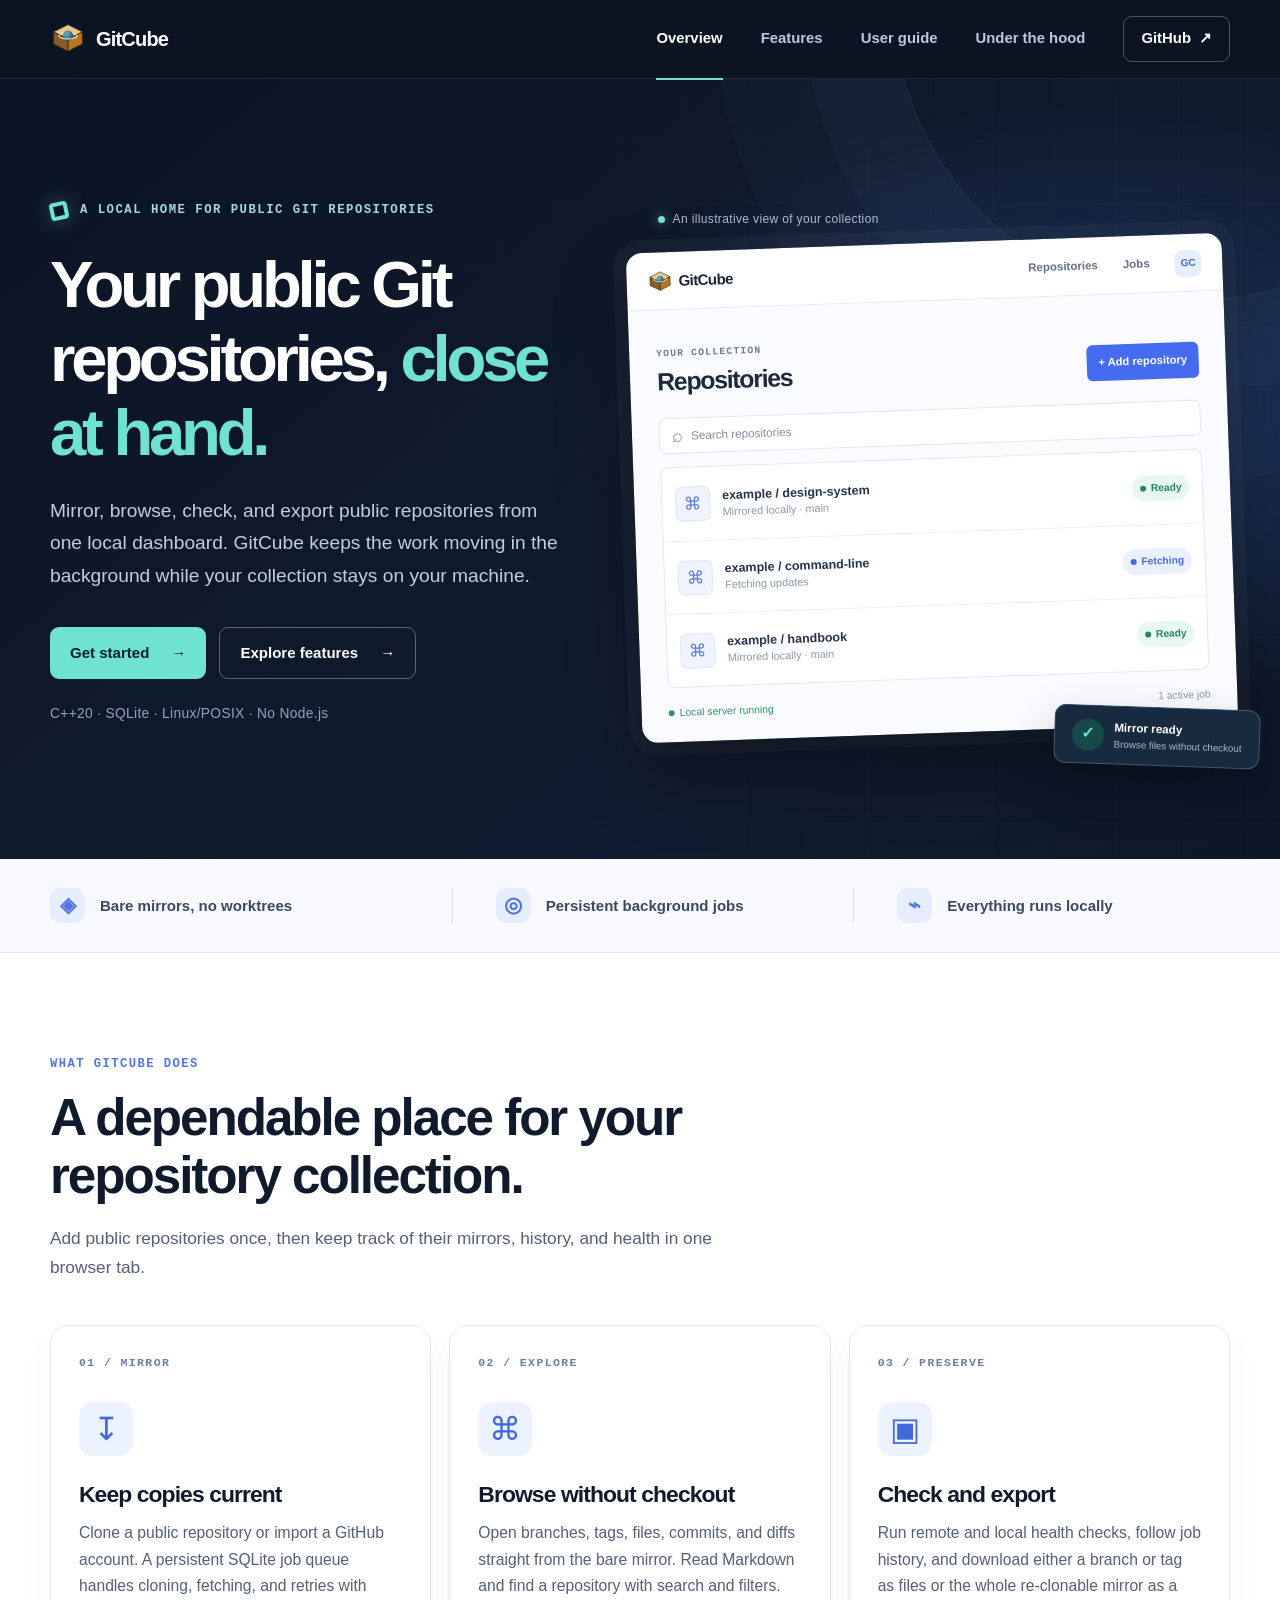
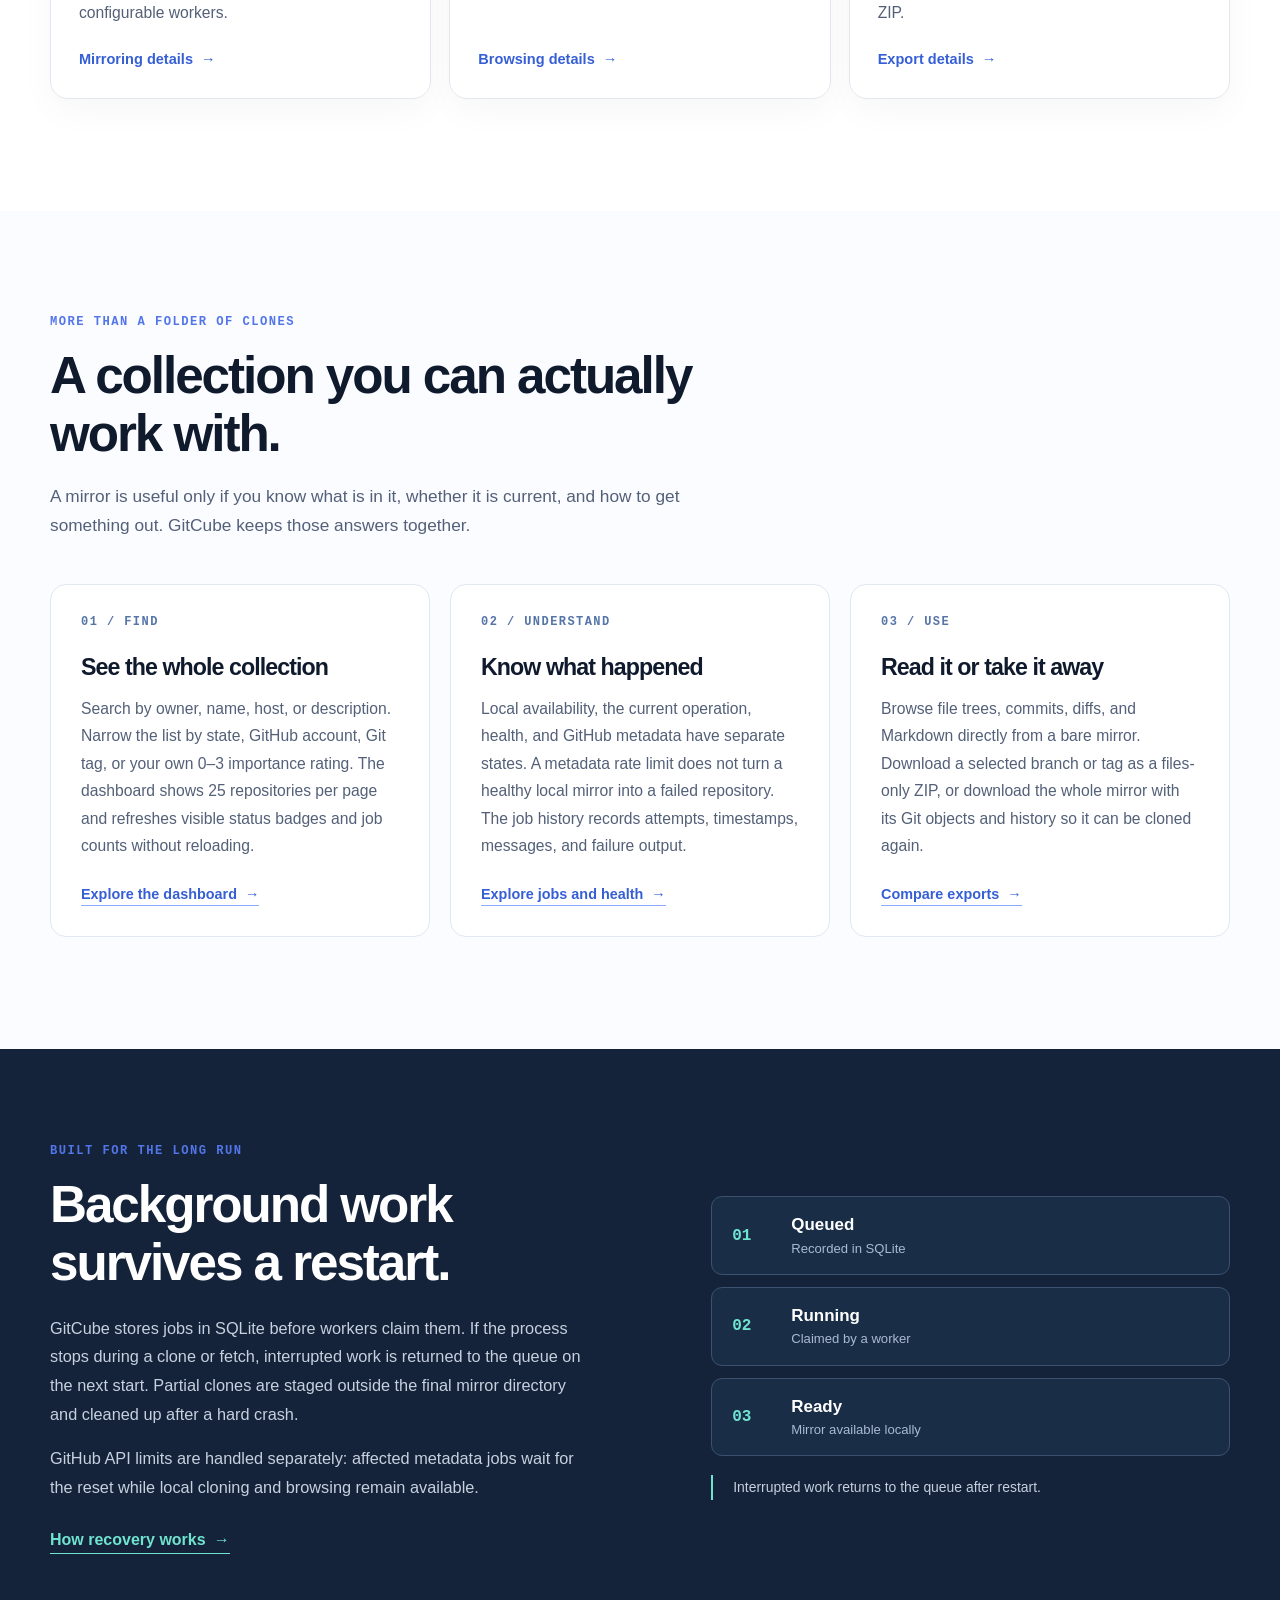
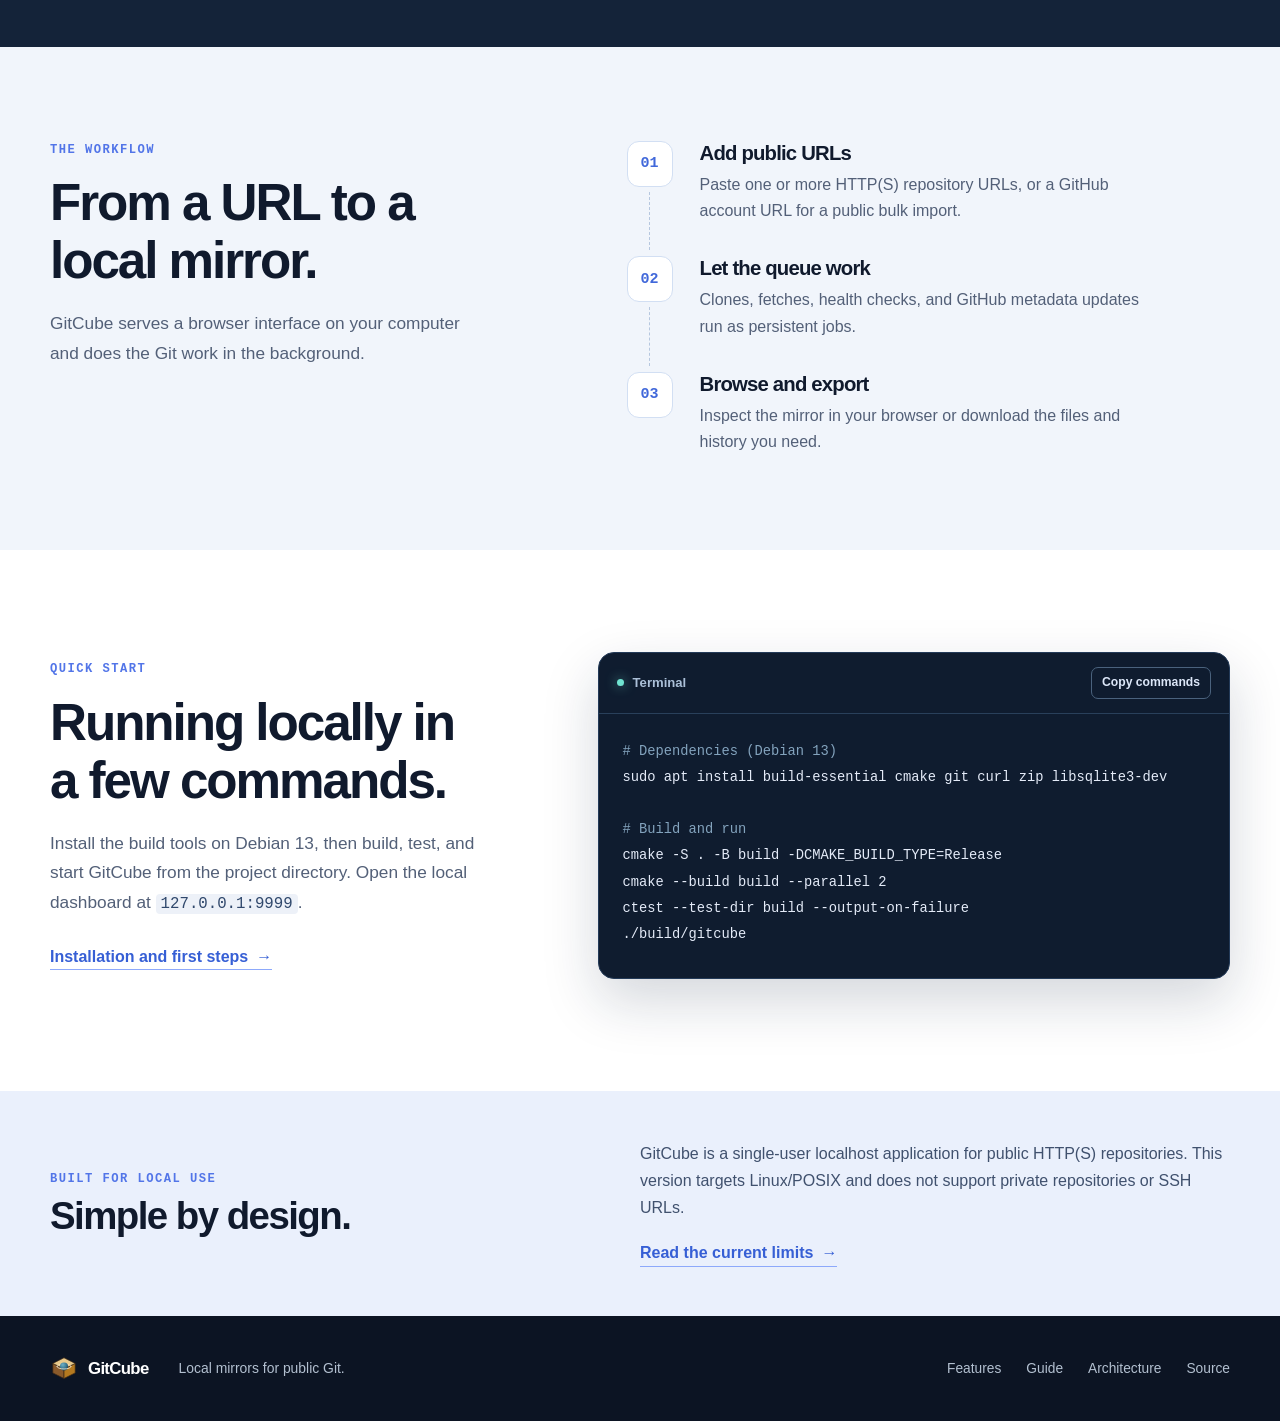
<file: web/index.html>
<!doctype html>
<html lang="en">
  <head>
    <meta charset="utf-8">
    <meta name="viewport" content="width=device-width, initial-scale=1">
    <meta name="theme-color" content="#0c1423">
    <meta name="description" content="GitCube is a local C++20 server for mirroring, browsing, and exporting public Git repositories from one place.">
    <title>GitCube — Your public Git repositories, close at hand</title>
    <link rel="icon" type="image/svg+xml" href="./favicon.svg">
    <link rel="stylesheet" href="./styles.css">
    <script src="./script.js" defer></script>
  </head>
  <body>
    <a class="skip-link" href="#main">Skip to content</a>

    <header class="site-header">
      <div class="shell header-inner">
        <a class="brand" href="./index.html" aria-label="GitCube home">
          <img src="./favicon.svg" alt="" width="36" height="36">
          <span>GitCube</span>
        </a>
        <button class="menu-toggle" type="button" aria-expanded="false" aria-controls="site-nav" aria-label="Open menu">
          <span></span><span></span><span></span>
        </button>
        <nav class="site-nav" id="site-nav" aria-label="Main navigation">
          <a href="./index.html" aria-current="page">Overview</a>
          <a href="./features.html">Features</a>
          <a href="./guide.html">User guide</a>
          <a href="./architecture.html">Under the hood</a>
          <a class="nav-github" href="https://github.com/robertvokac/git-cube" target="_blank" rel="noopener noreferrer">GitHub <span aria-hidden="true">↗</span></a>
        </nav>
      </div>
    </header>

    <main id="main">
      <section class="hero" id="top" aria-labelledby="hero-title">
        <div class="hero-grid" aria-hidden="true"></div>
        <div class="shell hero-layout">
          <div class="hero-copy">
            <p class="eyebrow"><span class="eyebrow-mark"></span> A local home for public Git repositories</p>
            <h1 id="hero-title">Your public Git repositories, <em>close at hand.</em></h1>
            <p class="hero-lead">Mirror, browse, check, and export public repositories from one local dashboard. GitCube keeps the work moving in the background while your collection stays on your machine.</p>
            <div class="hero-actions">
              <a class="button button-primary" href="./guide.html">Get started <span aria-hidden="true">→</span></a>
              <a class="button button-secondary" href="./features.html">Explore features <span aria-hidden="true">→</span></a>
            </div>
            <p class="hero-footnote">C++20 · SQLite · Linux/POSIX · No Node.js</p>
          </div>
          <div class="showcase-wrap">
            <div class="showcase-note"><span class="note-dot"></span> An illustrative view of your collection</div>
            <div class="showcase" aria-label="Illustrative GitCube repository dashboard with sample data">
              <div class="showcase-topbar">
                <span class="showcase-brand"><img src="./favicon.svg" alt="" width="25" height="25"> GitCube</span>
                <span class="showcase-toplink">Repositories</span>
                <span class="showcase-toplink">Jobs</span>
                <span class="showcase-avatar" aria-hidden="true">GC</span>
              </div>
              <div class="showcase-body">
                <div class="showcase-heading">
                  <div><span class="preview-overline">YOUR COLLECTION</span><h2>Repositories</h2></div>
                  <span class="preview-add">+ Add repository</span>
                </div>
                <div class="preview-search">⌕ <span>Search repositories</span></div>
                <div class="preview-list">
                  <div class="preview-repo">
                    <span class="repo-symbol" aria-hidden="true">⌘</span>
                    <div class="repo-info"><strong>example / design-system</strong><small>Mirrored locally · main</small></div>
                    <span class="status status-ready"><i></i> Ready</span>
                  </div>
                  <div class="preview-repo">
                    <span class="repo-symbol" aria-hidden="true">⌘</span>
                    <div class="repo-info"><strong>example / command-line</strong><small>Fetching updates</small></div>
                    <span class="status status-active"><i></i> Fetching</span>
                  </div>
                  <div class="preview-repo">
                    <span class="repo-symbol" aria-hidden="true">⌘</span>
                    <div class="repo-info"><strong>example / handbook</strong><small>Mirrored locally · main</small></div>
                    <span class="status status-ready"><i></i> Ready</span>
                  </div>
                </div>
                <div class="preview-footer"><span><i></i> Local server running</span><span>1 active job</span></div>
              </div>
            </div>
            <div class="floating-card" aria-hidden="true"><span class="floating-icon">✓</span><span><strong>Mirror ready</strong><small>Browse files without checkout</small></span></div>
          </div>
        </div>
      </section>

      <section class="value-strip" aria-label="GitCube at a glance">
        <div class="shell value-items">
          <p><span class="value-icon" aria-hidden="true">◈</span> Bare mirrors, no worktrees</p>
          <p><span class="value-icon" aria-hidden="true">◎</span> Persistent background jobs</p>
          <p><span class="value-icon" aria-hidden="true">⌁</span> Everything runs locally</p>
        </div>
      </section>

      <section class="section features-section" id="features" aria-labelledby="features-title">
        <div class="shell">
          <div class="section-intro">
            <p class="section-kicker">WHAT GITCUBE DOES</p>
            <h2 id="features-title">A dependable place for your repository collection.</h2>
            <p>Add public repositories once, then keep track of their mirrors, history, and health in one browser tab.</p>
          </div>
          <div class="feature-grid">
            <article class="feature-card">
              <span class="feature-number">01 / MIRROR</span>
              <div class="feature-icon" aria-hidden="true">↧</div>
              <h3>Keep copies current</h3>
              <p>Clone a public repository or import a GitHub account. A persistent SQLite job queue handles cloning, fetching, and retries with configurable workers.</p>
              <a class="card-link" href="./features.html#mirroring">Mirroring details <span aria-hidden="true">→</span></a>
            </article>
            <article class="feature-card">
              <span class="feature-number">02 / EXPLORE</span>
              <div class="feature-icon" aria-hidden="true">⌘</div>
              <h3>Browse without checkout</h3>
              <p>Open branches, tags, files, commits, and diffs straight from the bare mirror. Read Markdown and find a repository with search and filters.</p>
              <a class="card-link" href="./features.html#browsing">Browsing details <span aria-hidden="true">→</span></a>
            </article>
            <article class="feature-card">
              <span class="feature-number">03 / PRESERVE</span>
              <div class="feature-icon" aria-hidden="true">▣</div>
              <h3>Check and export</h3>
              <p>Run remote and local health checks, follow job history, and download either a branch or tag as files or the whole re-clonable mirror as a ZIP.</p>
              <a class="card-link" href="./features.html#exporting">Export details <span aria-hidden="true">→</span></a>
            </article>
          </div>
        </div>
      </section>

      <section class="section deep-overview" aria-labelledby="overview-title">
        <div class="shell">
          <div class="section-intro">
            <p class="section-kicker">MORE THAN A FOLDER OF CLONES</p>
            <h2 id="overview-title">A collection you can actually work with.</h2>
            <p>A mirror is useful only if you know what is in it, whether it is current, and how to get something out. GitCube keeps those answers together.</p>
          </div>
          <div class="overview-grid">
            <article class="overview-panel">
              <span class="panel-label">01 / FIND</span>
              <h3>See the whole collection</h3>
              <p>Search by owner, name, host, or description. Narrow the list by state, GitHub account, Git tag, or your own 0–3 importance rating. The dashboard shows 25 repositories per page and refreshes visible status badges and job counts without reloading.</p>
              <a class="text-link" href="./features.html#catalog">Explore the dashboard <span aria-hidden="true">→</span></a>
            </article>
            <article class="overview-panel">
              <span class="panel-label">02 / UNDERSTAND</span>
              <h3>Know what happened</h3>
              <p>Local availability, the current operation, health, and GitHub metadata have separate states. A metadata rate limit does not turn a healthy local mirror into a failed repository. The job history records attempts, timestamps, messages, and failure output.</p>
              <a class="text-link" href="./features.html#jobs">Explore jobs and health <span aria-hidden="true">→</span></a>
            </article>
            <article class="overview-panel">
              <span class="panel-label">03 / USE</span>
              <h3>Read it or take it away</h3>
              <p>Browse file trees, commits, diffs, and Markdown directly from a bare mirror. Download a selected branch or tag as a files-only ZIP, or download the whole mirror with its Git objects and history so it can be cloned again.</p>
              <a class="text-link" href="./features.html#exporting">Compare exports <span aria-hidden="true">→</span></a>
            </article>
          </div>
        </div>
      </section>

      <section class="state-section" aria-labelledby="state-title">
        <div class="shell state-layout">
          <div>
            <p class="section-kicker">BUILT FOR THE LONG RUN</p>
            <h2 id="state-title">Background work survives a restart.</h2>
            <p>GitCube stores jobs in SQLite before workers claim them. If the process stops during a clone or fetch, interrupted work is returned to the queue on the next start. Partial clones are staged outside the final mirror directory and cleaned up after a hard crash.</p>
            <p>GitHub API limits are handled separately: affected metadata jobs wait for the reset while local cloning and browsing remain available.</p>
            <a class="text-link" href="./architecture.html#reliability">How recovery works <span aria-hidden="true">→</span></a>
          </div>
          <div class="state-flow" aria-label="Job progression from queued to running to ready, with interrupted jobs returning to the queue">
            <div><span>01</span><strong>Queued</strong><small>Recorded in SQLite</small></div>
            <div><span>02</span><strong>Running</strong><small>Claimed by a worker</small></div>
            <div><span>03</span><strong>Ready</strong><small>Mirror available locally</small></div>
            <p>Interrupted work returns to the queue after restart.</p>
          </div>
        </div>
      </section>

      <section class="workflow-section" id="how-it-works" aria-labelledby="workflow-title">
        <div class="shell workflow-layout">
          <div class="workflow-heading">
            <p class="section-kicker">THE WORKFLOW</p>
            <h2 id="workflow-title">From a URL to a local mirror.</h2>
            <p>GitCube serves a browser interface on your computer and does the Git work in the background.</p>
          </div>
          <ol class="workflow-list">
            <li><span class="step-number">01</span><div><h3>Add public URLs</h3><p>Paste one or more HTTP(S) repository URLs, or a GitHub account URL for a public bulk import.</p></div></li>
            <li><span class="step-number">02</span><div><h3>Let the queue work</h3><p>Clones, fetches, health checks, and GitHub metadata updates run as persistent jobs.</p></div></li>
            <li><span class="step-number">03</span><div><h3>Browse and export</h3><p>Inspect the mirror in your browser or download the files and history you need.</p></div></li>
          </ol>
        </div>
      </section>

      <section class="section quick-start-section" id="quick-start" aria-labelledby="quick-start-title">
        <div class="shell quick-start-layout">
          <div class="quick-start-copy">
            <p class="section-kicker">QUICK START</p>
            <h2 id="quick-start-title">Running locally in a few commands.</h2>
            <p>Install the build tools on Debian 13, then build, test, and start GitCube from the project directory. Open the local dashboard at <code>127.0.0.1:9999</code>.</p>
            <a class="text-link" href="./guide.html">Installation and first steps <span aria-hidden="true">→</span></a>
          </div>
          <div class="code-panel">
            <div class="code-header"><span><span class="terminal-dot"></span> Terminal</span><button class="copy-button" type="button" data-copy-target="quick-start-code" aria-live="polite">Copy commands</button></div>
            <pre id="quick-start-code"><code><span class="code-comment"># Dependencies (Debian 13)</span>
sudo apt install build-essential cmake git curl zip libsqlite3-dev

<span class="code-comment"># Build and run</span>
cmake -S . -B build -DCMAKE_BUILD_TYPE=Release
cmake --build build --parallel 2
ctest --test-dir build --output-on-failure
./build/gitcube</code></pre>
          </div>
        </div>
      </section>

      <section class="boundary-section" aria-labelledby="boundary-title">
        <div class="shell boundary-inner">
          <div><p class="section-kicker">BUILT FOR LOCAL USE</p><h2 id="boundary-title">Simple by design.</h2></div>
          <div class="boundary-copy"><p>GitCube is a single-user localhost application for public HTTP(S) repositories. This version targets Linux/POSIX and does not support private repositories or SSH URLs.</p><a class="text-link" href="./architecture.html#limits">Read the current limits <span aria-hidden="true">→</span></a></div>
        </div>
      </section>
    </main>

    <footer class="site-footer">
      <div class="shell footer-inner">
        <a class="brand footer-brand" href="./index.html"><img src="./favicon.svg" alt="" width="28" height="28"><span>GitCube</span></a>
        <p>Local mirrors for public Git.</p>
        <div class="footer-links"><a href="./features.html">Features</a><a href="./guide.html">Guide</a><a href="./architecture.html">Architecture</a><a href="https://github.com/robertvokac/git-cube" target="_blank" rel="noopener noreferrer">Source</a></div>
      </div>
    </footer>
  </body>
</html>
</file>
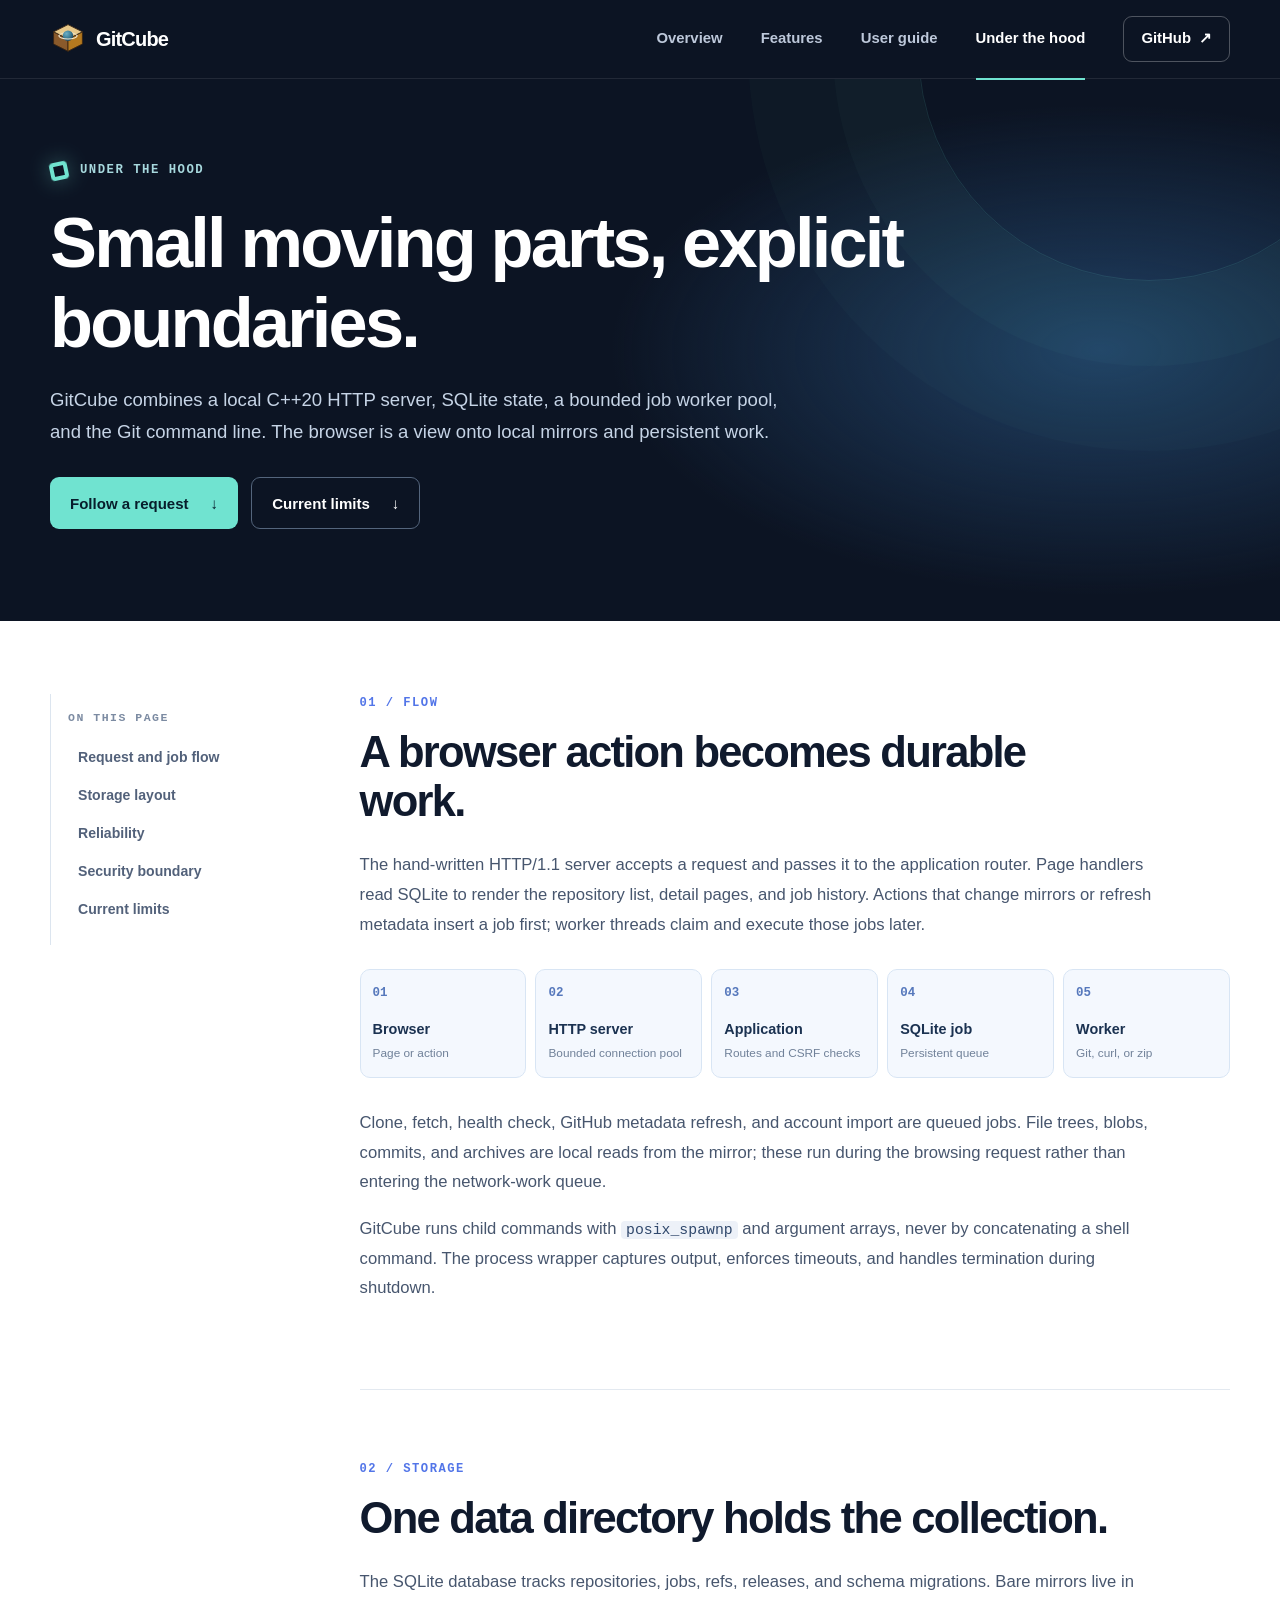
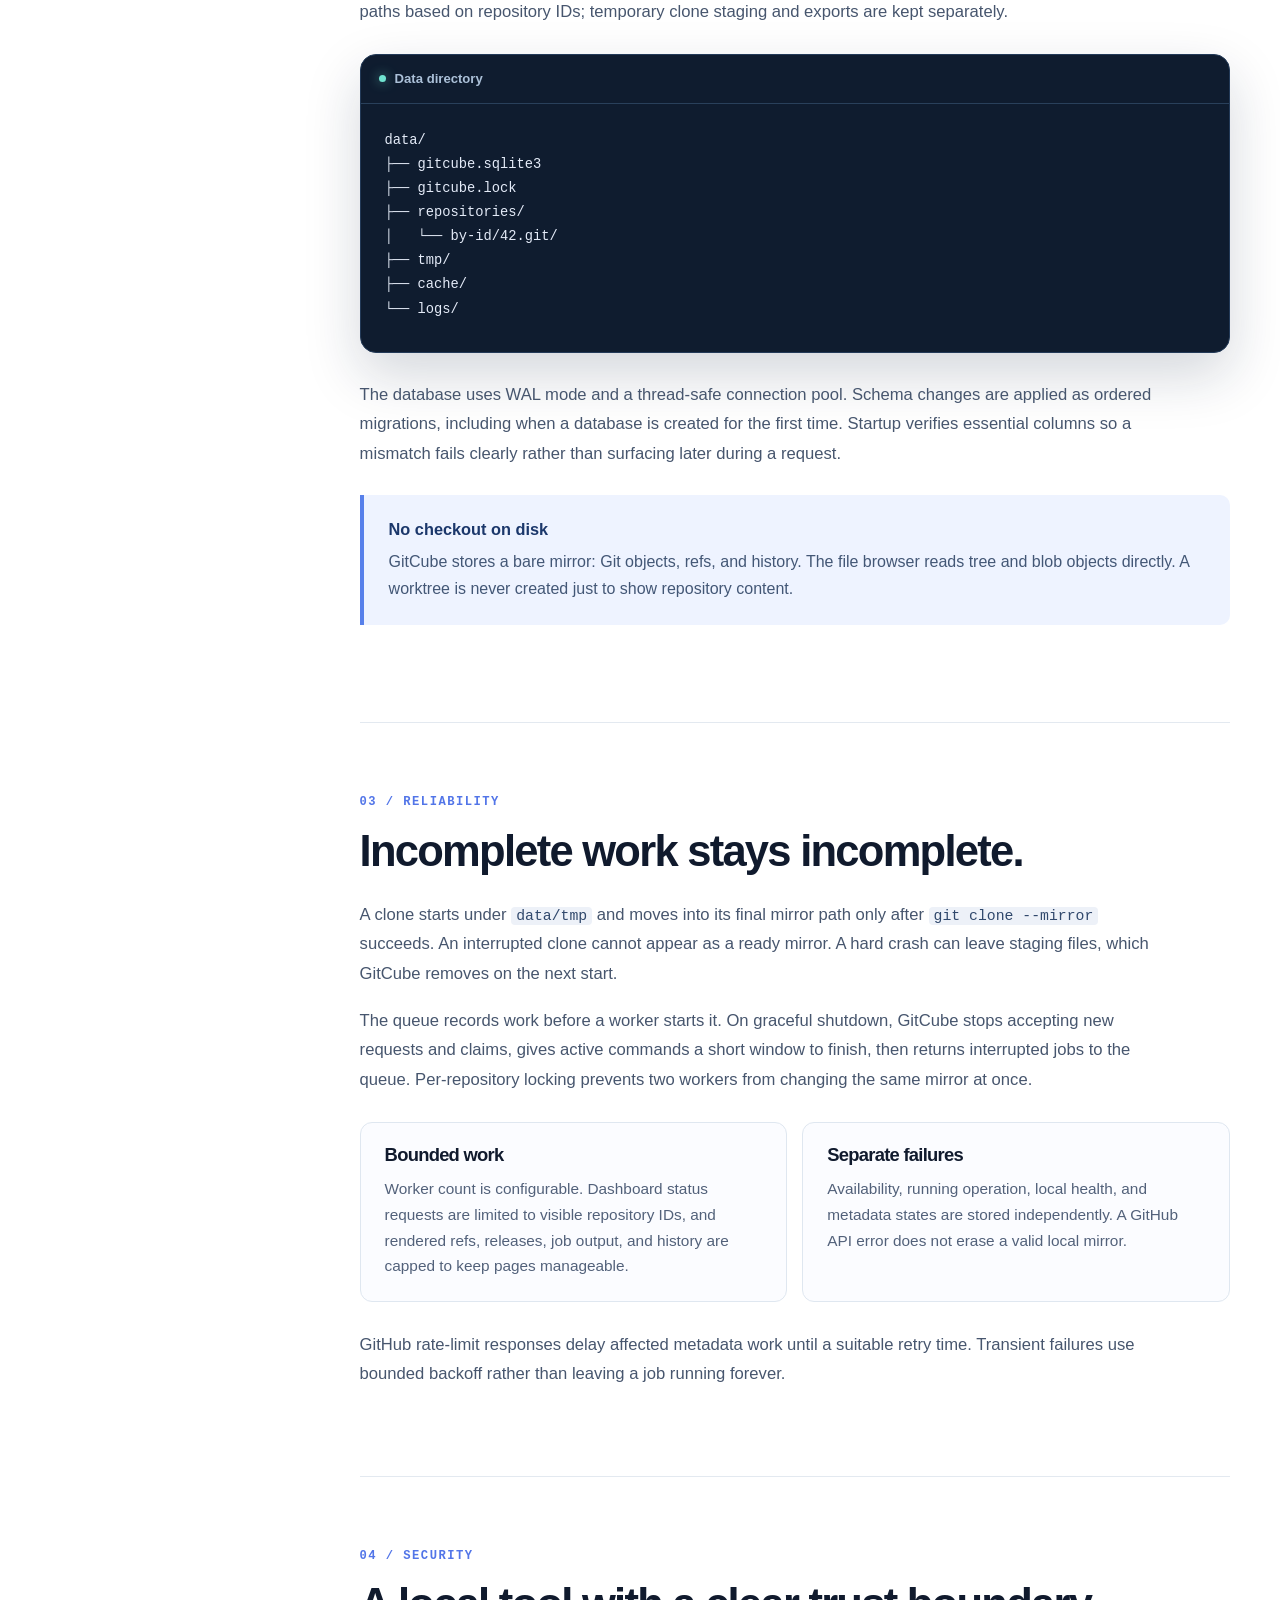
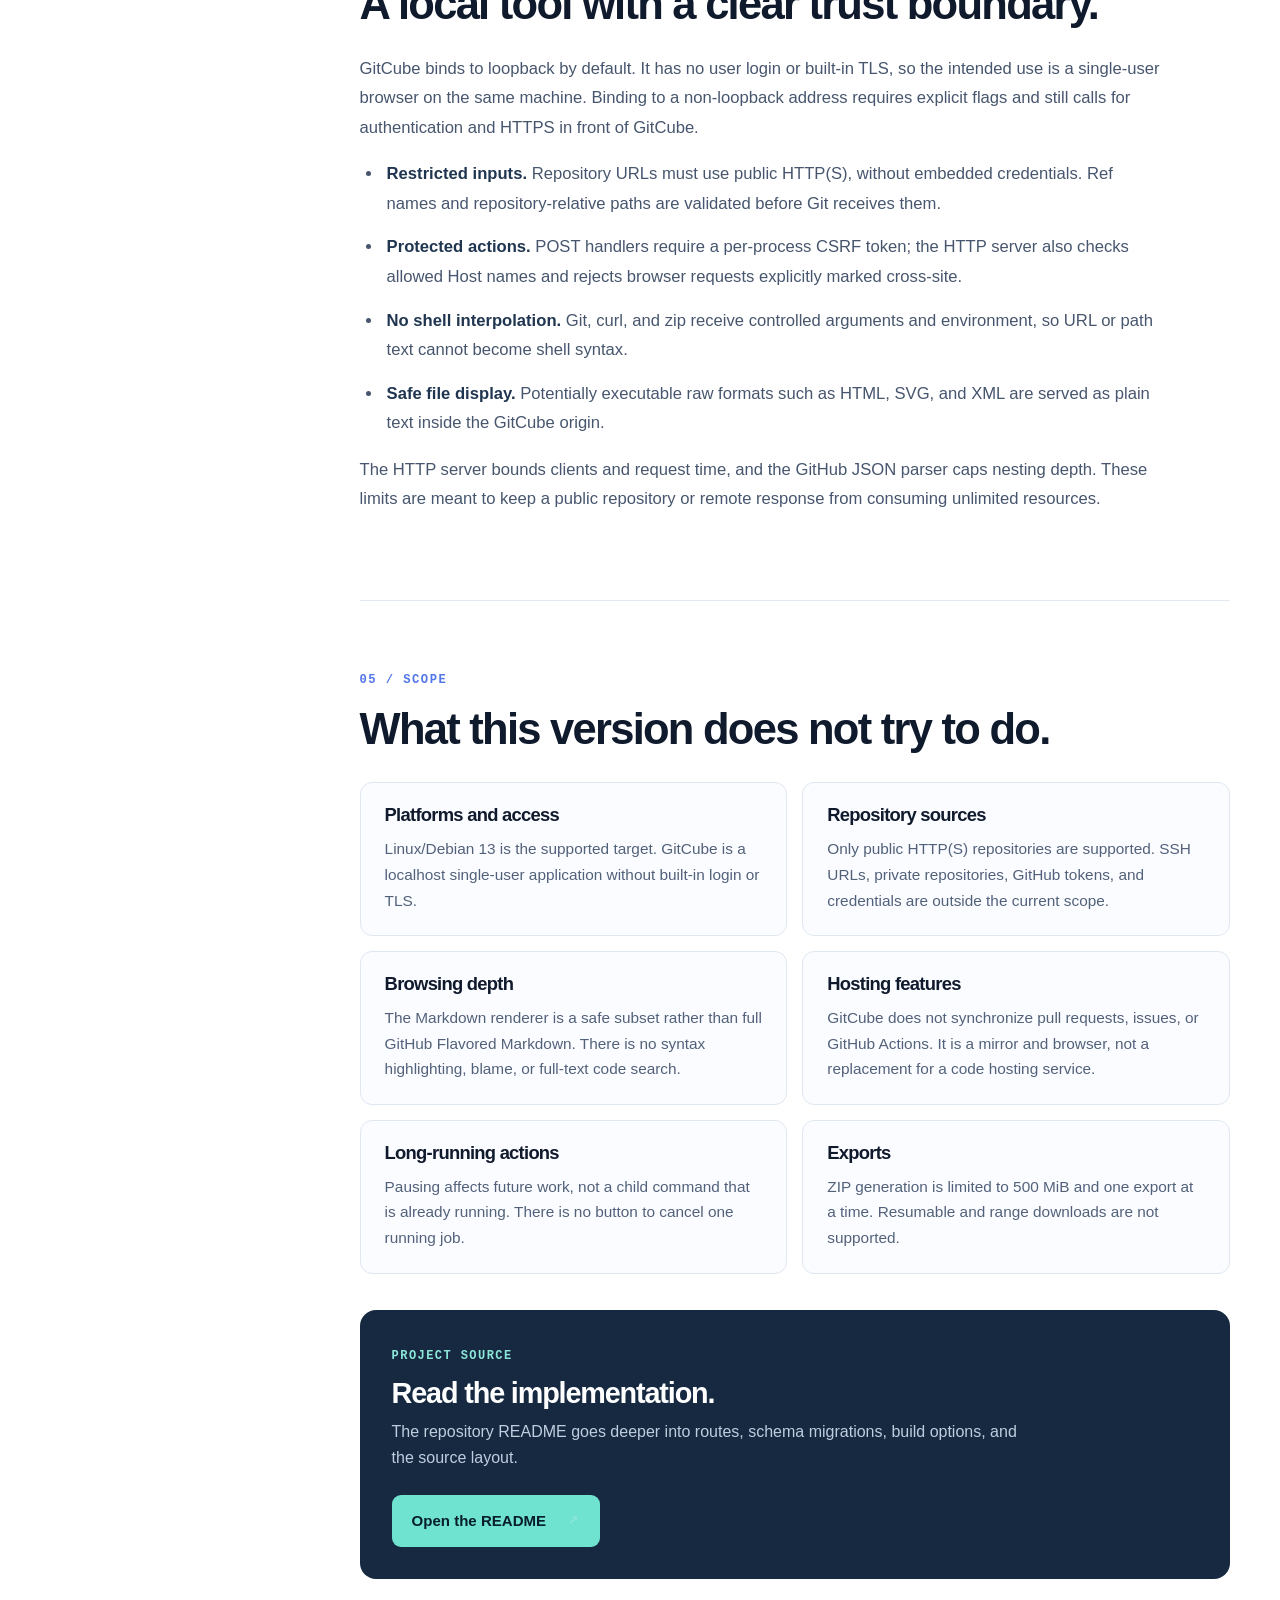
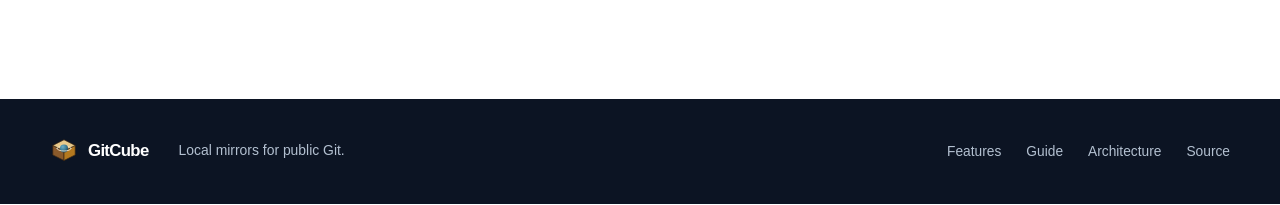
<file: web/architecture.html>
<!doctype html>
<html lang="en">
<head>
  <meta charset="utf-8">
  <meta name="viewport" content="width=device-width, initial-scale=1">
  <meta name="theme-color" content="#0c1423">
  <meta name="description" content="Understand GitCube's C++20 server, SQLite-backed jobs, bare mirror storage, recovery behavior, security boundary, and current limitations.">
  <title>Under the hood — GitCube</title>
  <link rel="icon" type="image/svg+xml" href="./favicon.svg">
  <link rel="stylesheet" href="./styles.css">
  <script src="./script.js" defer></script>
</head>
<body>
  <a class="skip-link" href="#main">Skip to content</a>
  <header class="site-header"><div class="shell header-inner">
  <a class="brand" href="./index.html" aria-label="GitCube home"><img src="./favicon.svg" alt="" width="36" height="36"><span>GitCube</span></a>
  <button class="menu-toggle" type="button" aria-expanded="false" aria-controls="site-nav" aria-label="Open menu"><span></span><span></span><span></span></button>
  <nav class="site-nav" id="site-nav" aria-label="Main navigation">
    <a href="./index.html">Overview</a><a href="./features.html">Features</a><a href="./guide.html">User guide</a><a href="./architecture.html" aria-current="page">Under the hood</a><a class="nav-github" href="https://github.com/robertvokac/git-cube" target="_blank" rel="noopener noreferrer">GitHub <span aria-hidden="true">↗</span></a>
  </nav>
</div></header>
  <main id="main"><section class="page-hero">
  <div class="shell page-hero-inner">
    <p class="eyebrow"><span class="eyebrow-mark"></span> UNDER THE HOOD</p>
    <h1>Small moving parts, explicit boundaries.</h1>
    <p>GitCube combines a local C++20 HTTP server, SQLite state, a bounded job worker pool, and the Git command line. The browser is a view onto local mirrors and persistent work.</p>
    <div class="page-hero-actions"><a class="button button-primary" href="#flow">Follow a request <span aria-hidden="true">↓</span></a><a class="button button-secondary" href="#limits">Current limits <span aria-hidden="true">↓</span></a></div>
  </div>
</section>
<div class="shell article-layout">
  <nav class="page-toc" aria-label="On this page">
    <span>ON THIS PAGE</span>
    <a href="#flow">Request and job flow</a>
    <a href="#storage">Storage layout</a>
    <a href="#reliability">Reliability</a>
    <a href="#security">Security boundary</a>
    <a href="#limits">Current limits</a>
  </nav>
  <div class="article-content">
    <section class="article-section" id="flow" aria-labelledby="flow-title">
      <p class="section-kicker">01 / FLOW</p>
      <h2 id="flow-title">A browser action becomes durable work.</h2>
      <p>The hand-written HTTP/1.1 server accepts a request and passes it to the application router. Page handlers read SQLite to render the repository list, detail pages, and job history. Actions that change mirrors or refresh metadata insert a job first; worker threads claim and execute those jobs later.</p>
      <div class="flow-diagram" aria-label="Browser request enters the HTTP server, reaches the application, writes a job to SQLite, and a worker invokes Git or curl">
        <div><span>01</span><strong>Browser</strong><small>Page or action</small></div>
        <div><span>02</span><strong>HTTP server</strong><small>Bounded connection pool</small></div>
        <div><span>03</span><strong>Application</strong><small>Routes and CSRF checks</small></div>
        <div><span>04</span><strong>SQLite job</strong><small>Persistent queue</small></div>
        <div><span>05</span><strong>Worker</strong><small>Git, curl, or zip</small></div>
      </div>
      <p>Clone, fetch, health check, GitHub metadata refresh, and account import are queued jobs. File trees, blobs, commits, and archives are local reads from the mirror; these run during the browsing request rather than entering the network-work queue.</p>
      <p>GitCube runs child commands with <code>posix_spawnp</code> and argument arrays, never by concatenating a shell command. The process wrapper captures output, enforces timeouts, and handles termination during shutdown.</p>
    </section>

    <section class="article-section" id="storage" aria-labelledby="storage-title">
      <p class="section-kicker">02 / STORAGE</p>
      <h2 id="storage-title">One data directory holds the collection.</h2>
      <p>The SQLite database tracks repositories, jobs, refs, releases, and schema migrations. Bare mirrors live in paths based on repository IDs; temporary clone staging and exports are kept separately.</p>
      <div class="code-panel"><div class="code-header"><span><span class="terminal-dot"></span> Data directory</span></div><pre><code>data/
├── gitcube.sqlite3
├── gitcube.lock
├── repositories/
│   └── by-id/42.git/
├── tmp/
├── cache/
└── logs/</code></pre></div>
      <p>The database uses WAL mode and a thread-safe connection pool. Schema changes are applied as ordered migrations, including when a database is created for the first time. Startup verifies essential columns so a mismatch fails clearly rather than surfacing later during a request.</p>
      <div class="callout"><strong>No checkout on disk</strong><p>GitCube stores a bare mirror: Git objects, refs, and history. The file browser reads tree and blob objects directly. A worktree is never created just to show repository content.</p></div>
    </section>

    <section class="article-section" id="reliability" aria-labelledby="reliability-title">
      <p class="section-kicker">03 / RELIABILITY</p>
      <h2 id="reliability-title">Incomplete work stays incomplete.</h2>
      <p>A clone starts under <code>data/tmp</code> and moves into its final mirror path only after <code>git clone --mirror</code> succeeds. An interrupted clone cannot appear as a ready mirror. A hard crash can leave staging files, which GitCube removes on the next start.</p>
      <p>The queue records work before a worker starts it. On graceful shutdown, GitCube stops accepting new requests and claims, gives active commands a short window to finish, then returns interrupted jobs to the queue. Per-repository locking prevents two workers from changing the same mirror at once.</p>
      <div class="detail-grid">
        <div><h3>Bounded work</h3><p>Worker count is configurable. Dashboard status requests are limited to visible repository IDs, and rendered refs, releases, job output, and history are capped to keep pages manageable.</p></div>
        <div><h3>Separate failures</h3><p>Availability, running operation, local health, and metadata states are stored independently. A GitHub API error does not erase a valid local mirror.</p></div>
      </div>
      <p>GitHub rate-limit responses delay affected metadata work until a suitable retry time. Transient failures use bounded backoff rather than leaving a job running forever.</p>
    </section>

    <section class="article-section" id="security" aria-labelledby="security-title">
      <p class="section-kicker">04 / SECURITY</p>
      <h2 id="security-title">A local tool with a clear trust boundary.</h2>
      <p>GitCube binds to loopback by default. It has no user login or built-in TLS, so the intended use is a single-user browser on the same machine. Binding to a non-loopback address requires explicit flags and still calls for authentication and HTTPS in front of GitCube.</p>
      <ul class="check-list">
        <li><strong>Restricted inputs.</strong> Repository URLs must use public HTTP(S), without embedded credentials. Ref names and repository-relative paths are validated before Git receives them.</li>
        <li><strong>Protected actions.</strong> POST handlers require a per-process CSRF token; the HTTP server also checks allowed Host names and rejects browser requests explicitly marked cross-site.</li>
        <li><strong>No shell interpolation.</strong> Git, curl, and zip receive controlled arguments and environment, so URL or path text cannot become shell syntax.</li>
        <li><strong>Safe file display.</strong> Potentially executable raw formats such as HTML, SVG, and XML are served as plain text inside the GitCube origin.</li>
      </ul>
      <p>The HTTP server bounds clients and request time, and the GitHub JSON parser caps nesting depth. These limits are meant to keep a public repository or remote response from consuming unlimited resources.</p>
    </section>

    <section class="article-section" id="limits" aria-labelledby="limits-title">
      <p class="section-kicker">05 / SCOPE</p>
      <h2 id="limits-title">What this version does not try to do.</h2>
      <div class="limits-grid">
        <div><h3>Platforms and access</h3><p>Linux/Debian 13 is the supported target. GitCube is a localhost single-user application without built-in login or TLS.</p></div>
        <div><h3>Repository sources</h3><p>Only public HTTP(S) repositories are supported. SSH URLs, private repositories, GitHub tokens, and credentials are outside the current scope.</p></div>
        <div><h3>Browsing depth</h3><p>The Markdown renderer is a safe subset rather than full GitHub Flavored Markdown. There is no syntax highlighting, blame, or full-text code search.</p></div>
        <div><h3>Hosting features</h3><p>GitCube does not synchronize pull requests, issues, or GitHub Actions. It is a mirror and browser, not a replacement for a code hosting service.</p></div>
        <div><h3>Long-running actions</h3><p>Pausing affects future work, not a child command that is already running. There is no button to cancel one running job.</p></div>
        <div><h3>Exports</h3><p>ZIP generation is limited to 500 MiB and one export at a time. Resumable and range downloads are not supported.</p></div>
      </div>
      <div class="article-next"><span>PROJECT SOURCE</span><h3>Read the implementation.</h3><p>The repository README goes deeper into routes, schema migrations, build options, and the source layout.</p><a class="button button-primary" href="https://github.com/robertvokac/git-cube/blob/develop/README.md" target="_blank" rel="noopener noreferrer">Open the README <span aria-hidden="true">↗</span></a></div>
    </section>
  </div>
</div></main>
  <footer class="site-footer"><div class="shell footer-inner">
  <a class="brand footer-brand" href="./index.html"><img src="./favicon.svg" alt="" width="28" height="28"><span>GitCube</span></a>
  <p>Local mirrors for public Git.</p>
  <div class="footer-links"><a href="./features.html">Features</a><a href="./guide.html">Guide</a><a href="./architecture.html">Architecture</a><a href="https://github.com/robertvokac/git-cube" target="_blank" rel="noopener noreferrer">Source</a></div>
</div></footer>
</body>
</html>
</file>
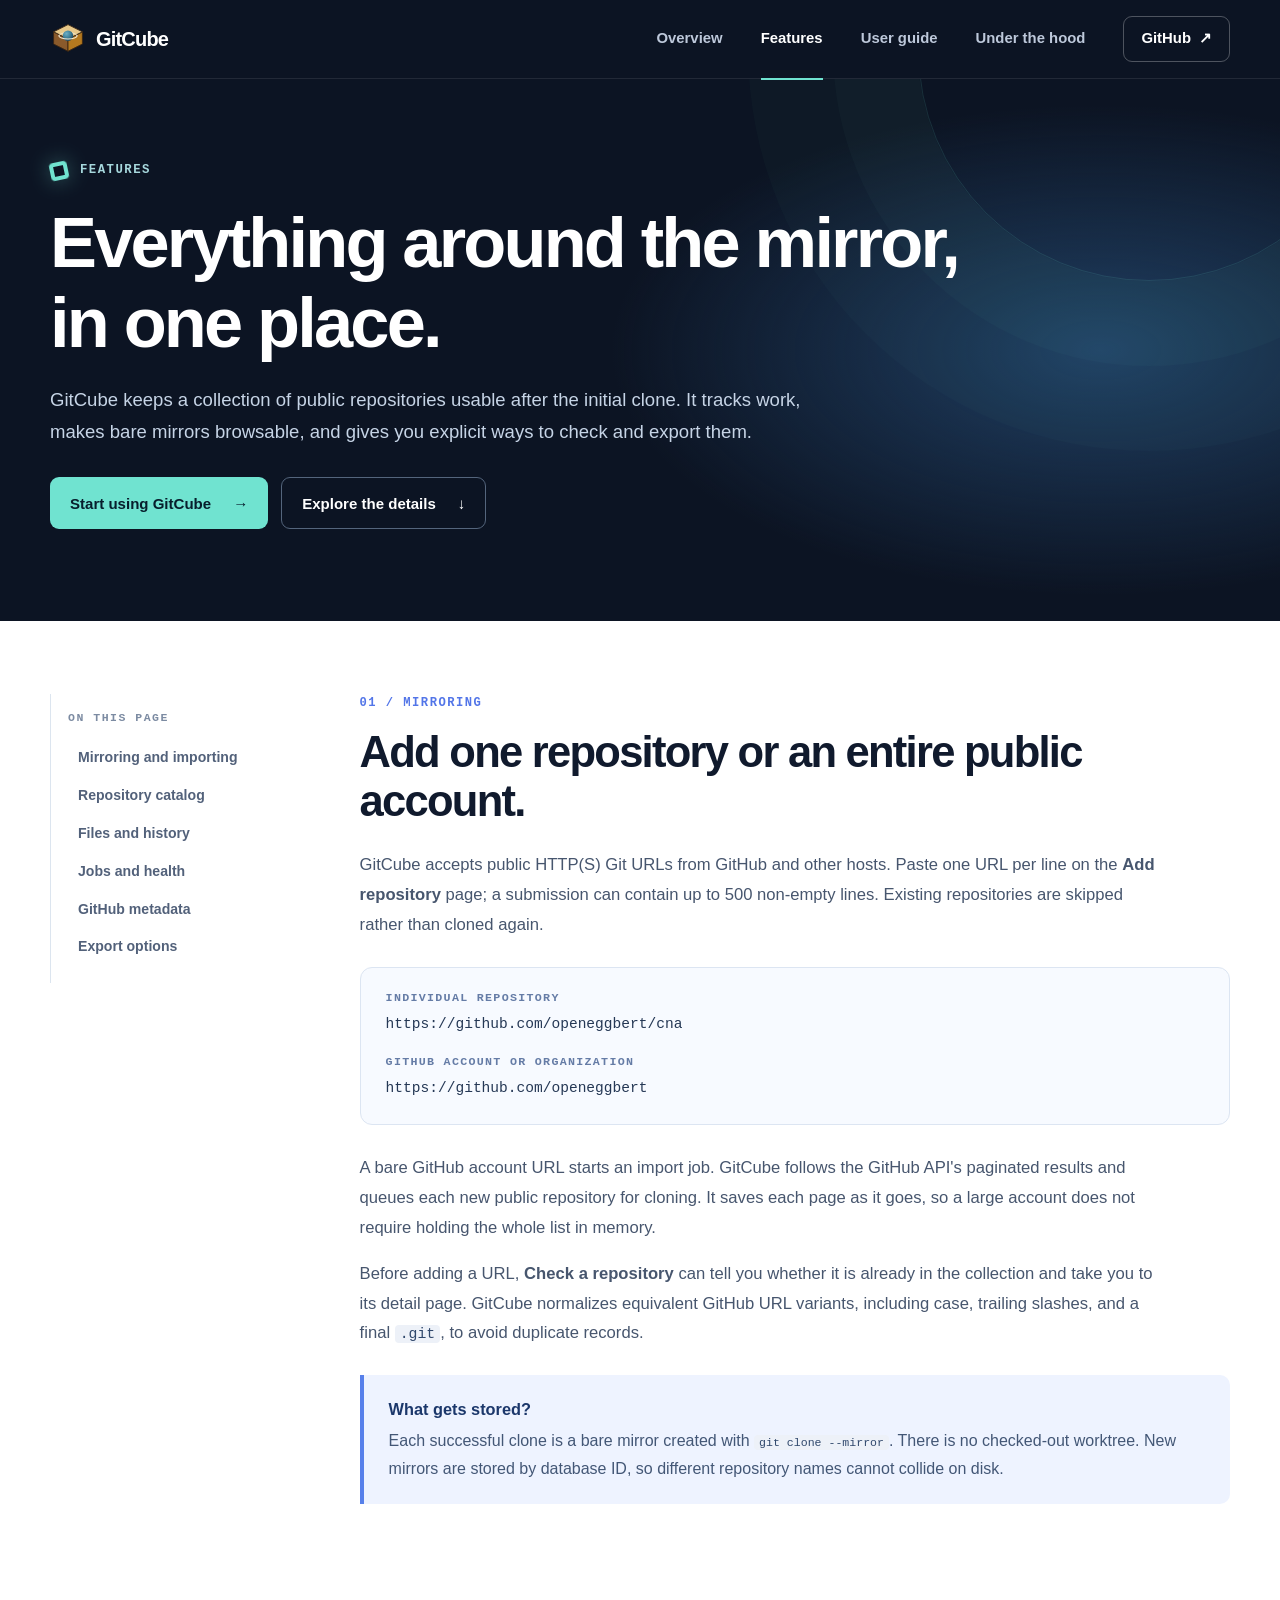
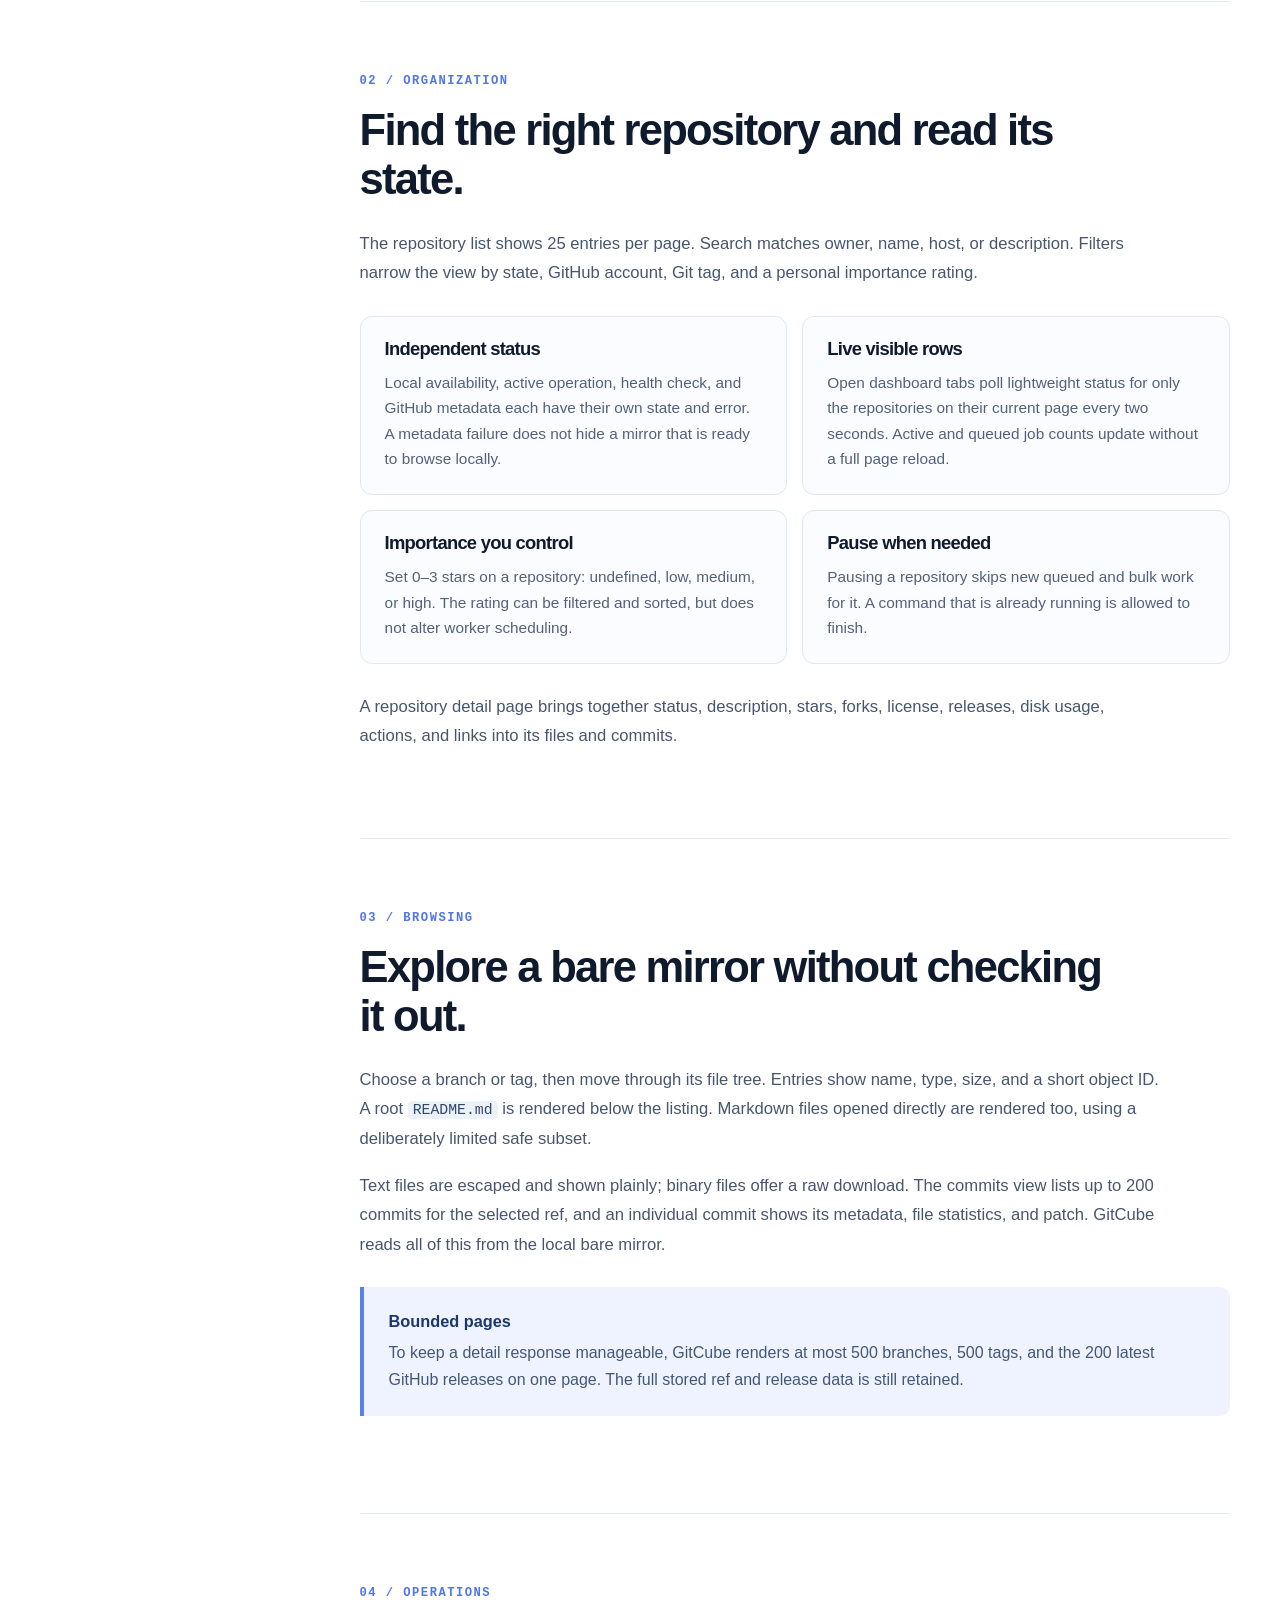
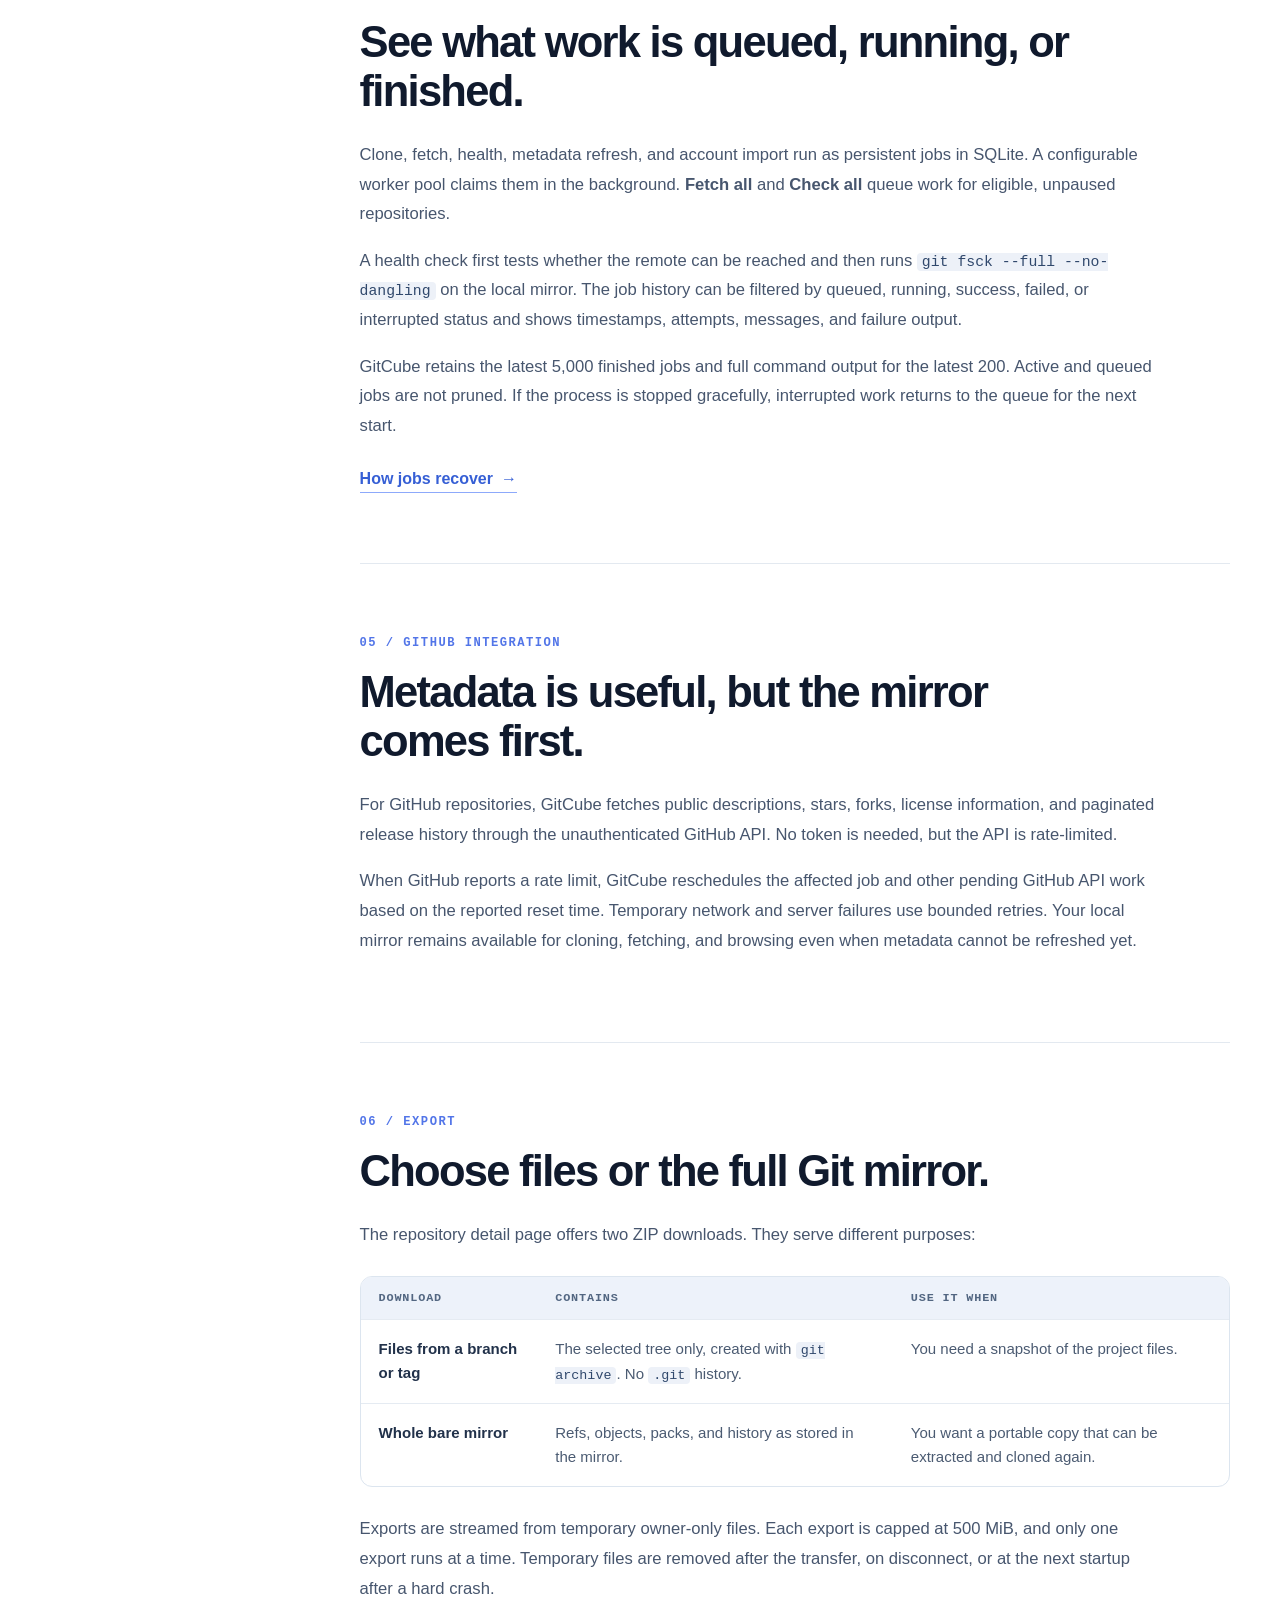
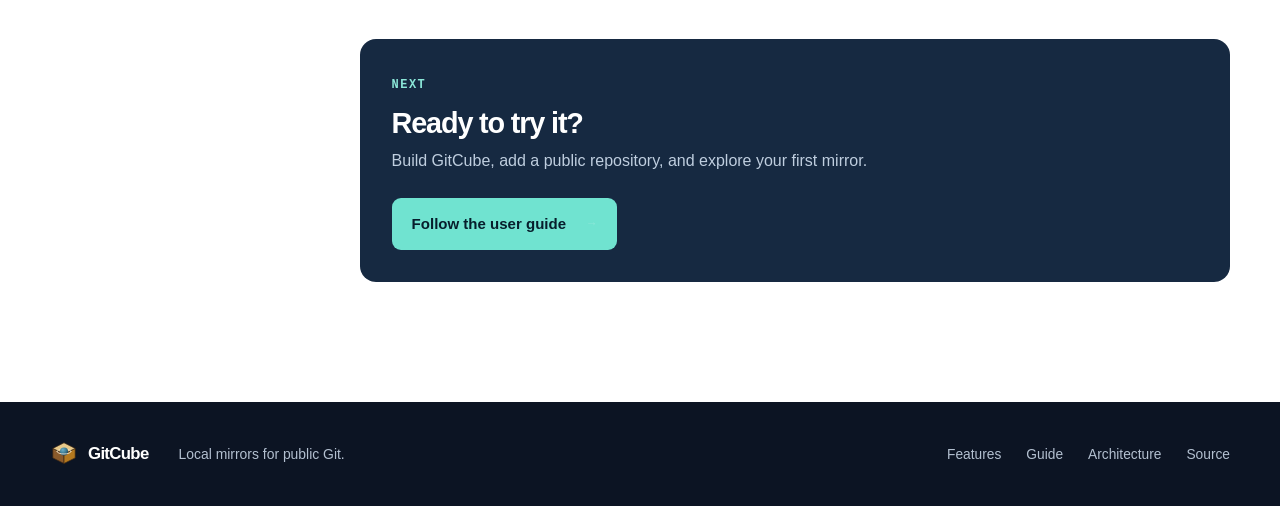
<file: web/features.html>
<!doctype html>
<html lang="en">
<head>
  <meta charset="utf-8">
  <meta name="viewport" content="width=device-width, initial-scale=1">
  <meta name="theme-color" content="#0c1423">
  <meta name="description" content="Explore GitCube's public Git mirroring, repository catalog, browsing, background jobs, health checks, GitHub metadata, and export options.">
  <title>Features — GitCube</title>
  <link rel="icon" type="image/svg+xml" href="./favicon.svg">
  <link rel="stylesheet" href="./styles.css">
  <script src="./script.js" defer></script>
</head>
<body>
  <a class="skip-link" href="#main">Skip to content</a>
  <header class="site-header">
  <div class="shell header-inner">
    <a class="brand" href="./index.html" aria-label="GitCube home"><img src="./favicon.svg" alt="" width="36" height="36"><span>GitCube</span></a>
    <button class="menu-toggle" type="button" aria-expanded="false" aria-controls="site-nav" aria-label="Open menu"><span></span><span></span><span></span></button>
    <nav class="site-nav" id="site-nav" aria-label="Main navigation">
      <a href="./index.html">Overview</a>
      <a href="./features.html" aria-current="page">Features</a>
      <a href="./guide.html">User guide</a>
      <a href="./architecture.html">Under the hood</a>
      <a class="nav-github" href="https://github.com/robertvokac/git-cube" target="_blank" rel="noopener noreferrer">GitHub <span aria-hidden="true">↗</span></a>
    </nav>
  </div>
</header>
  <main id="main"><section class="page-hero">
  <div class="shell page-hero-inner">
    <p class="eyebrow"><span class="eyebrow-mark"></span> FEATURES</p>
    <h1>Everything around the mirror, in one place.</h1>
    <p>GitCube keeps a collection of public repositories usable after the initial clone. It tracks work, makes bare mirrors browsable, and gives you explicit ways to check and export them.</p>
    <div class="page-hero-actions"><a class="button button-primary" href="./guide.html">Start using GitCube <span aria-hidden="true">→</span></a><a class="button button-secondary" href="#mirroring">Explore the details <span aria-hidden="true">↓</span></a></div>
  </div>
</section>
<div class="shell article-layout">
  <nav class="page-toc" aria-label="On this page">
    <span>ON THIS PAGE</span>
    <a href="#mirroring">Mirroring and importing</a>
    <a href="#catalog">Repository catalog</a>
    <a href="#browsing">Files and history</a>
    <a href="#jobs">Jobs and health</a>
    <a href="#github">GitHub metadata</a>
    <a href="#exporting">Export options</a>
  </nav>
  <div class="article-content">
    <section class="article-section" id="mirroring" aria-labelledby="mirroring-title">
      <p class="section-kicker">01 / MIRRORING</p>
      <h2 id="mirroring-title">Add one repository or an entire public account.</h2>
      <p>GitCube accepts public HTTP(S) Git URLs from GitHub and other hosts. Paste one URL per line on the <strong>Add repository</strong> page; a submission can contain up to 500 non-empty lines. Existing repositories are skipped rather than cloned again.</p>
      <div class="example-box"><span>INDIVIDUAL REPOSITORY</span><code>https://github.com/openeggbert/cna</code><span>GITHUB ACCOUNT OR ORGANIZATION</span><code>https://github.com/openeggbert</code></div>
      <p>A bare GitHub account URL starts an import job. GitCube follows the GitHub API's paginated results and queues each new public repository for cloning. It saves each page as it goes, so a large account does not require holding the whole list in memory.</p>
      <p>Before adding a URL, <strong>Check a repository</strong> can tell you whether it is already in the collection and take you to its detail page. GitCube normalizes equivalent GitHub URL variants, including case, trailing slashes, and a final <code>.git</code>, to avoid duplicate records.</p>
      <div class="callout"><strong>What gets stored?</strong><p>Each successful clone is a bare mirror created with <code>git clone --mirror</code>. There is no checked-out worktree. New mirrors are stored by database ID, so different repository names cannot collide on disk.</p></div>
    </section>

    <section class="article-section" id="catalog" aria-labelledby="catalog-title">
      <p class="section-kicker">02 / ORGANIZATION</p>
      <h2 id="catalog-title">Find the right repository and read its state.</h2>
      <p>The repository list shows 25 entries per page. Search matches owner, name, host, or description. Filters narrow the view by state, GitHub account, Git tag, and a personal importance rating.</p>
      <div class="detail-grid">
        <div><h3>Independent status</h3><p>Local availability, active operation, health check, and GitHub metadata each have their own state and error. A metadata failure does not hide a mirror that is ready to browse locally.</p></div>
        <div><h3>Live visible rows</h3><p>Open dashboard tabs poll lightweight status for only the repositories on their current page every two seconds. Active and queued job counts update without a full page reload.</p></div>
        <div><h3>Importance you control</h3><p>Set 0–3 stars on a repository: undefined, low, medium, or high. The rating can be filtered and sorted, but does not alter worker scheduling.</p></div>
        <div><h3>Pause when needed</h3><p>Pausing a repository skips new queued and bulk work for it. A command that is already running is allowed to finish.</p></div>
      </div>
      <p>A repository detail page brings together status, description, stars, forks, license, releases, disk usage, actions, and links into its files and commits.</p>
    </section>

    <section class="article-section" id="browsing" aria-labelledby="browsing-title">
      <p class="section-kicker">03 / BROWSING</p>
      <h2 id="browsing-title">Explore a bare mirror without checking it out.</h2>
      <p>Choose a branch or tag, then move through its file tree. Entries show name, type, size, and a short object ID. A root <code>README.md</code> is rendered below the listing. Markdown files opened directly are rendered too, using a deliberately limited safe subset.</p>
      <p>Text files are escaped and shown plainly; binary files offer a raw download. The commits view lists up to 200 commits for the selected ref, and an individual commit shows its metadata, file statistics, and patch. GitCube reads all of this from the local bare mirror.</p>
      <div class="callout"><strong>Bounded pages</strong><p>To keep a detail response manageable, GitCube renders at most 500 branches, 500 tags, and the 200 latest GitHub releases on one page. The full stored ref and release data is still retained.</p></div>
    </section>

    <section class="article-section" id="jobs" aria-labelledby="jobs-title">
      <p class="section-kicker">04 / OPERATIONS</p>
      <h2 id="jobs-title">See what work is queued, running, or finished.</h2>
      <p>Clone, fetch, health, metadata refresh, and account import run as persistent jobs in SQLite. A configurable worker pool claims them in the background. <strong>Fetch all</strong> and <strong>Check all</strong> queue work for eligible, unpaused repositories.</p>
      <p>A health check first tests whether the remote can be reached and then runs <code>git fsck --full --no-dangling</code> on the local mirror. The job history can be filtered by queued, running, success, failed, or interrupted status and shows timestamps, attempts, messages, and failure output.</p>
      <p>GitCube retains the latest 5,000 finished jobs and full command output for the latest 200. Active and queued jobs are not pruned. If the process is stopped gracefully, interrupted work returns to the queue for the next start.</p>
      <a class="text-link" href="./architecture.html#reliability">How jobs recover <span aria-hidden="true">→</span></a>
    </section>

    <section class="article-section" id="github" aria-labelledby="github-title">
      <p class="section-kicker">05 / GITHUB INTEGRATION</p>
      <h2 id="github-title">Metadata is useful, but the mirror comes first.</h2>
      <p>For GitHub repositories, GitCube fetches public descriptions, stars, forks, license information, and paginated release history through the unauthenticated GitHub API. No token is needed, but the API is rate-limited.</p>
      <p>When GitHub reports a rate limit, GitCube reschedules the affected job and other pending GitHub API work based on the reported reset time. Temporary network and server failures use bounded retries. Your local mirror remains available for cloning, fetching, and browsing even when metadata cannot be refreshed yet.</p>
    </section>

    <section class="article-section" id="exporting" aria-labelledby="exporting-title">
      <p class="section-kicker">06 / EXPORT</p>
      <h2 id="exporting-title">Choose files or the full Git mirror.</h2>
      <p>The repository detail page offers two ZIP downloads. They serve different purposes:</p>
      <div class="table-scroll"><table class="comparison-table"><thead><tr><th>Download</th><th>Contains</th><th>Use it when</th></tr></thead><tbody><tr><td><strong>Files from a branch or tag</strong></td><td>The selected tree only, created with <code>git archive</code>. No <code>.git</code> history.</td><td>You need a snapshot of the project files.</td></tr><tr><td><strong>Whole bare mirror</strong></td><td>Refs, objects, packs, and history as stored in the mirror.</td><td>You want a portable copy that can be extracted and cloned again.</td></tr></tbody></table></div>
      <p>Exports are streamed from temporary owner-only files. Each export is capped at 500 MiB, and only one export runs at a time. Temporary files are removed after the transfer, on disconnect, or at the next startup after a hard crash.</p>
      <div class="article-next"><span>NEXT</span><h3>Ready to try it?</h3><p>Build GitCube, add a public repository, and explore your first mirror.</p><a class="button button-primary" href="./guide.html">Follow the user guide <span aria-hidden="true">→</span></a></div>
    </section>
  </div>
</div></main>
  <footer class="site-footer">
  <div class="shell footer-inner">
    <a class="brand footer-brand" href="./index.html"><img src="./favicon.svg" alt="" width="28" height="28"><span>GitCube</span></a>
    <p>Local mirrors for public Git.</p>
    <div class="footer-links"><a href="./features.html">Features</a><a href="./guide.html">Guide</a><a href="./architecture.html">Architecture</a><a href="https://github.com/robertvokac/git-cube" target="_blank" rel="noopener noreferrer">Source</a></div>
  </div>
</footer>
</body>
</html>
</file>
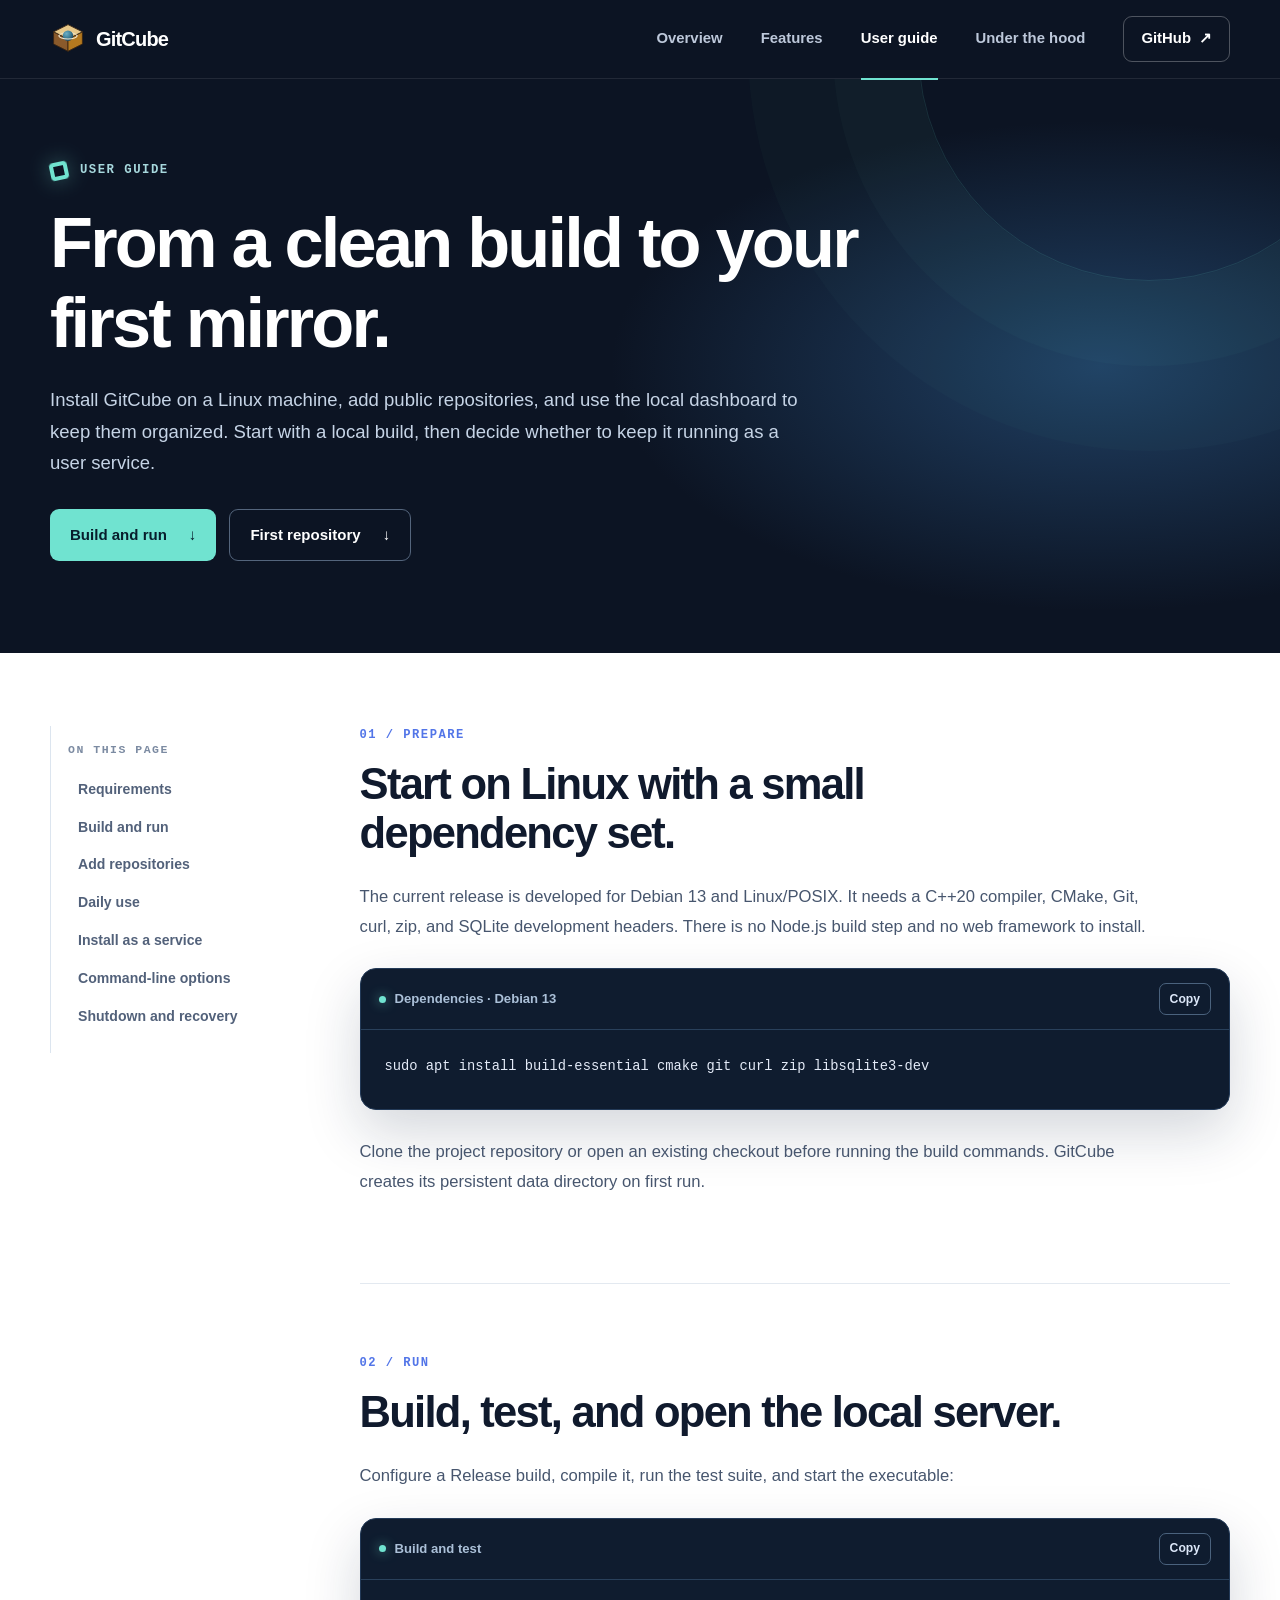
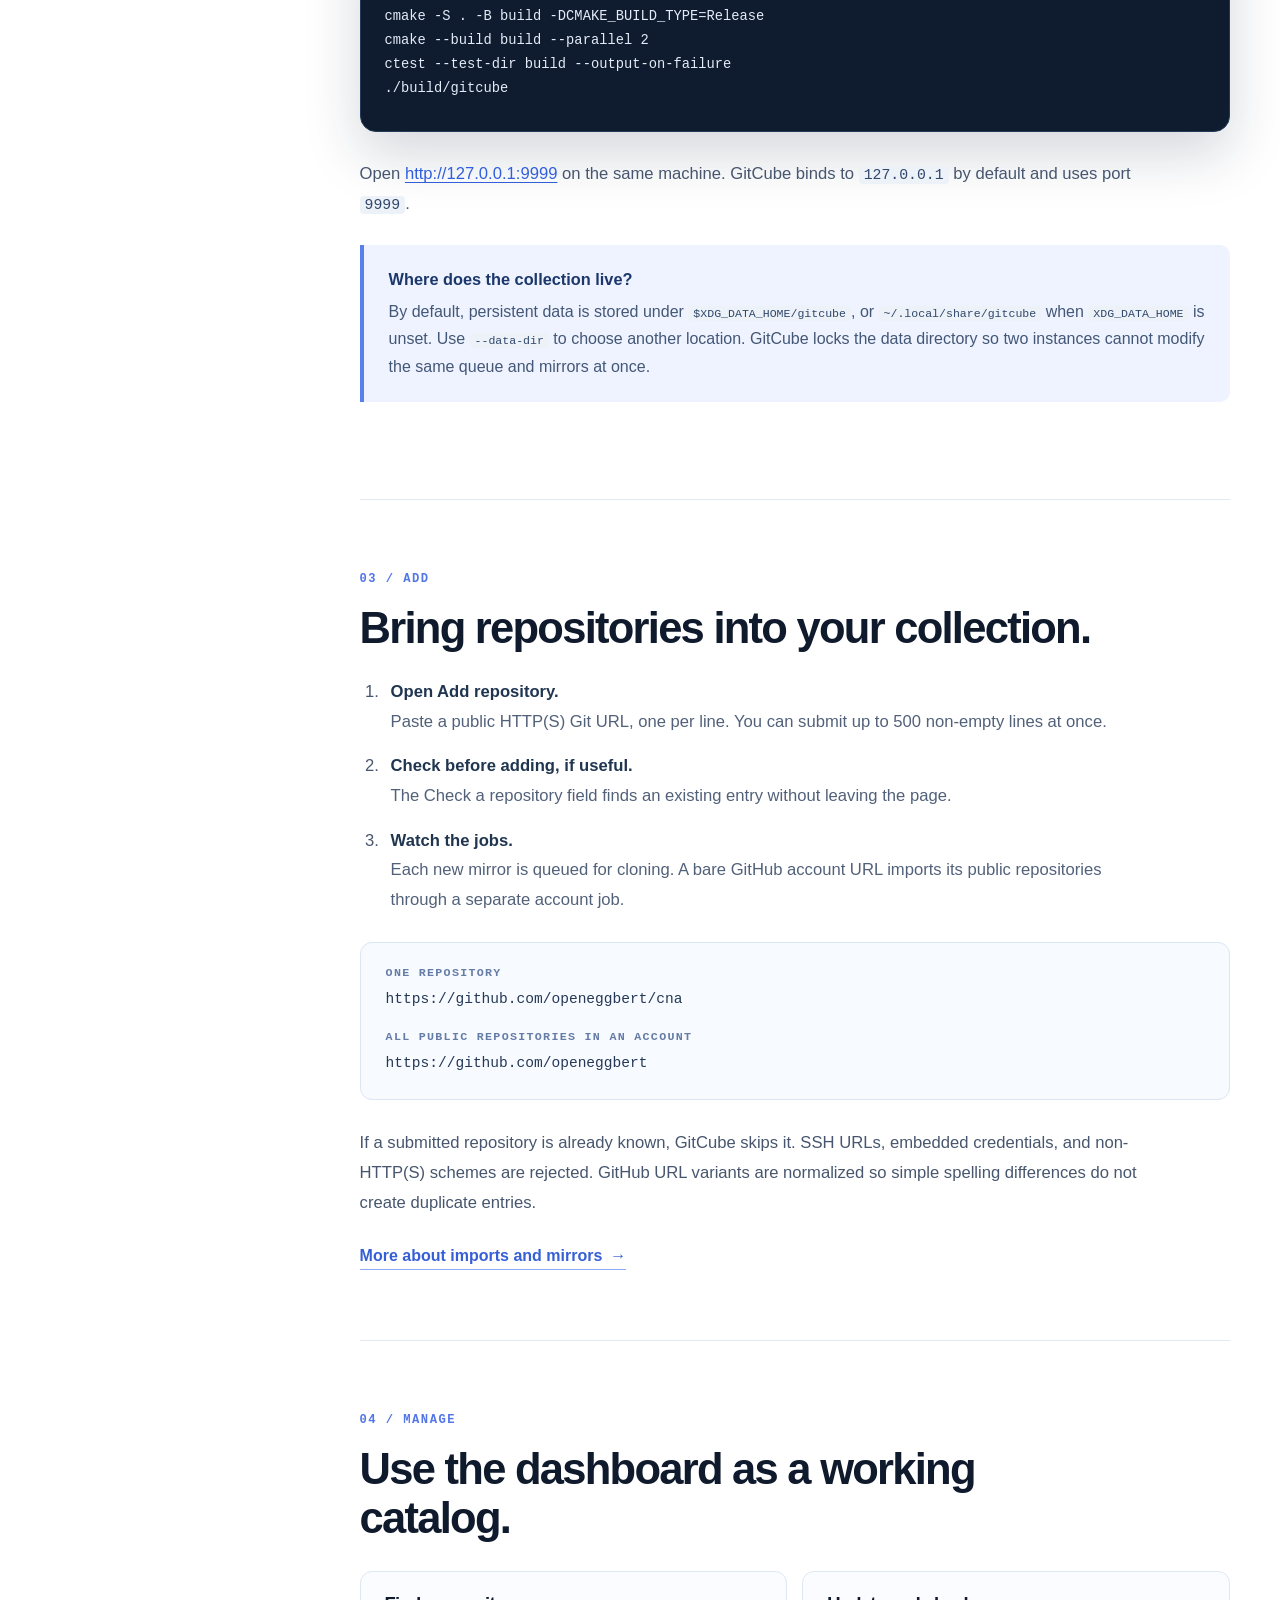
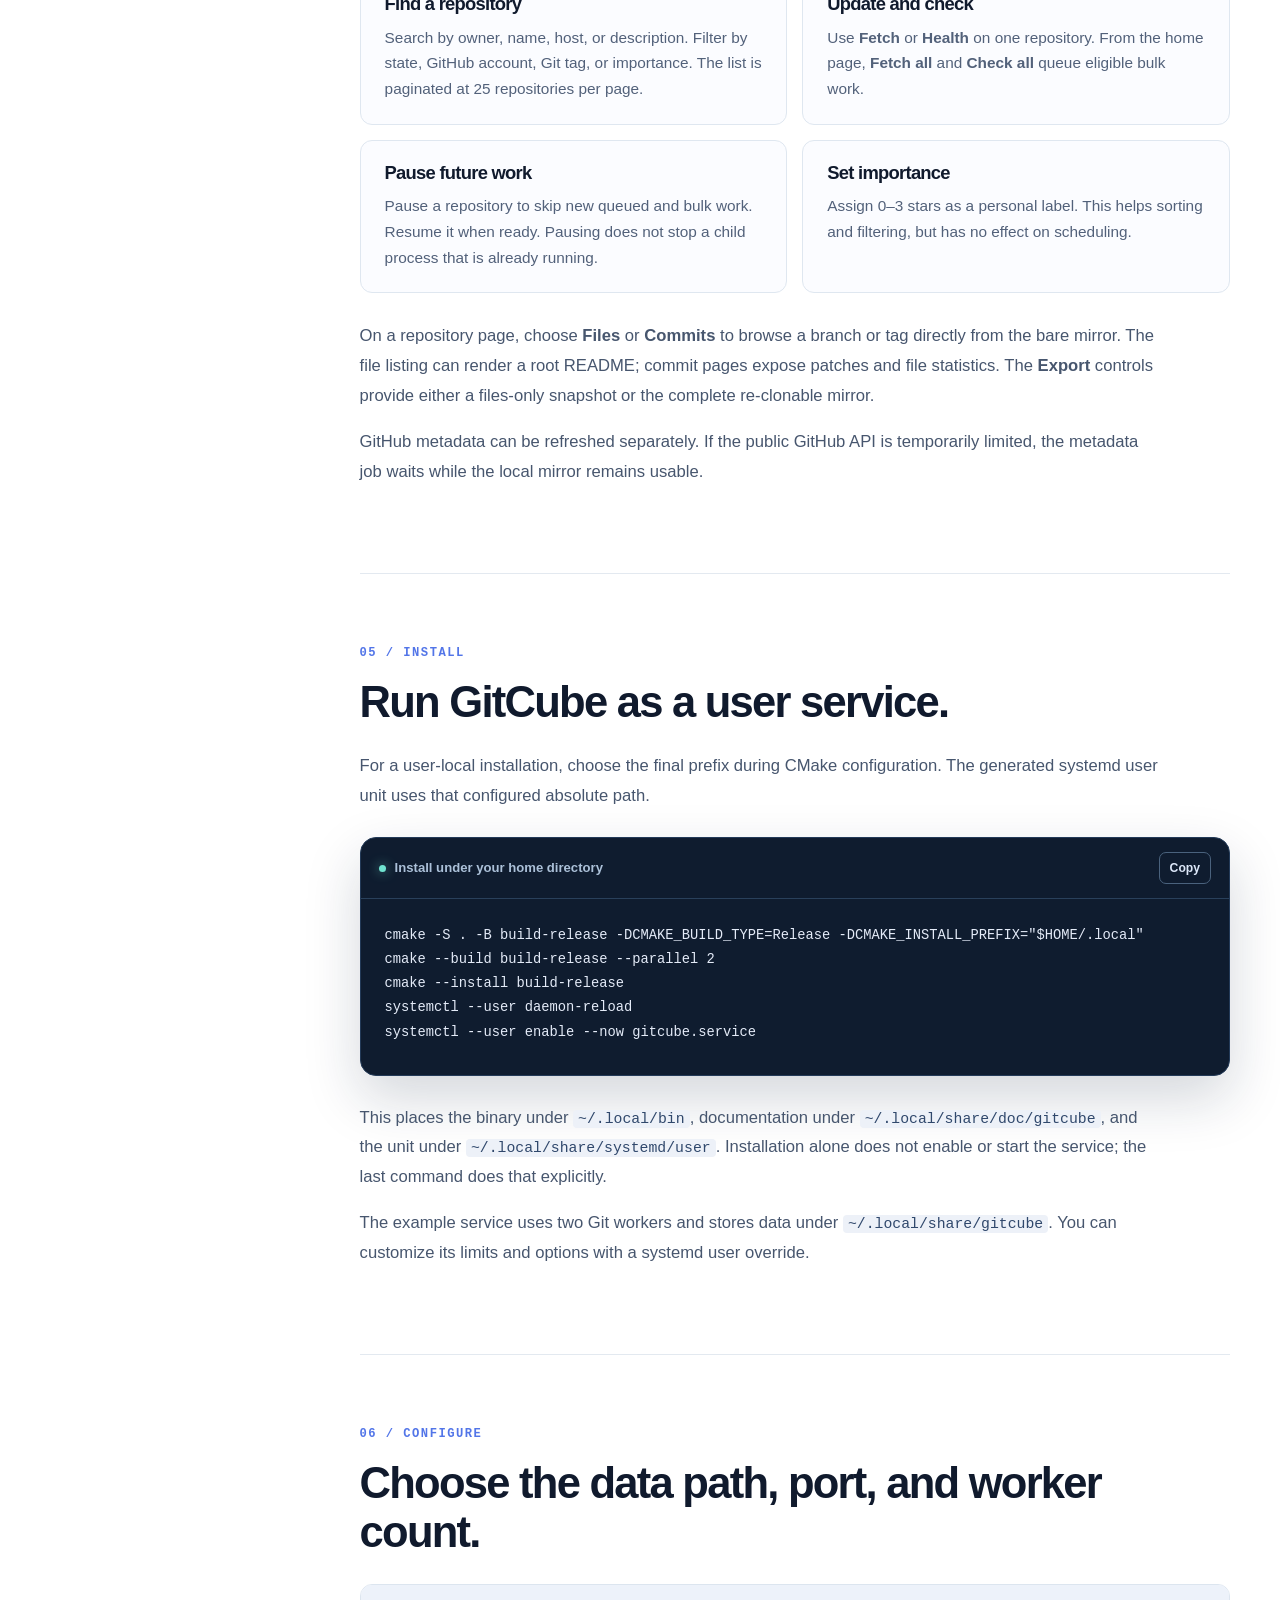
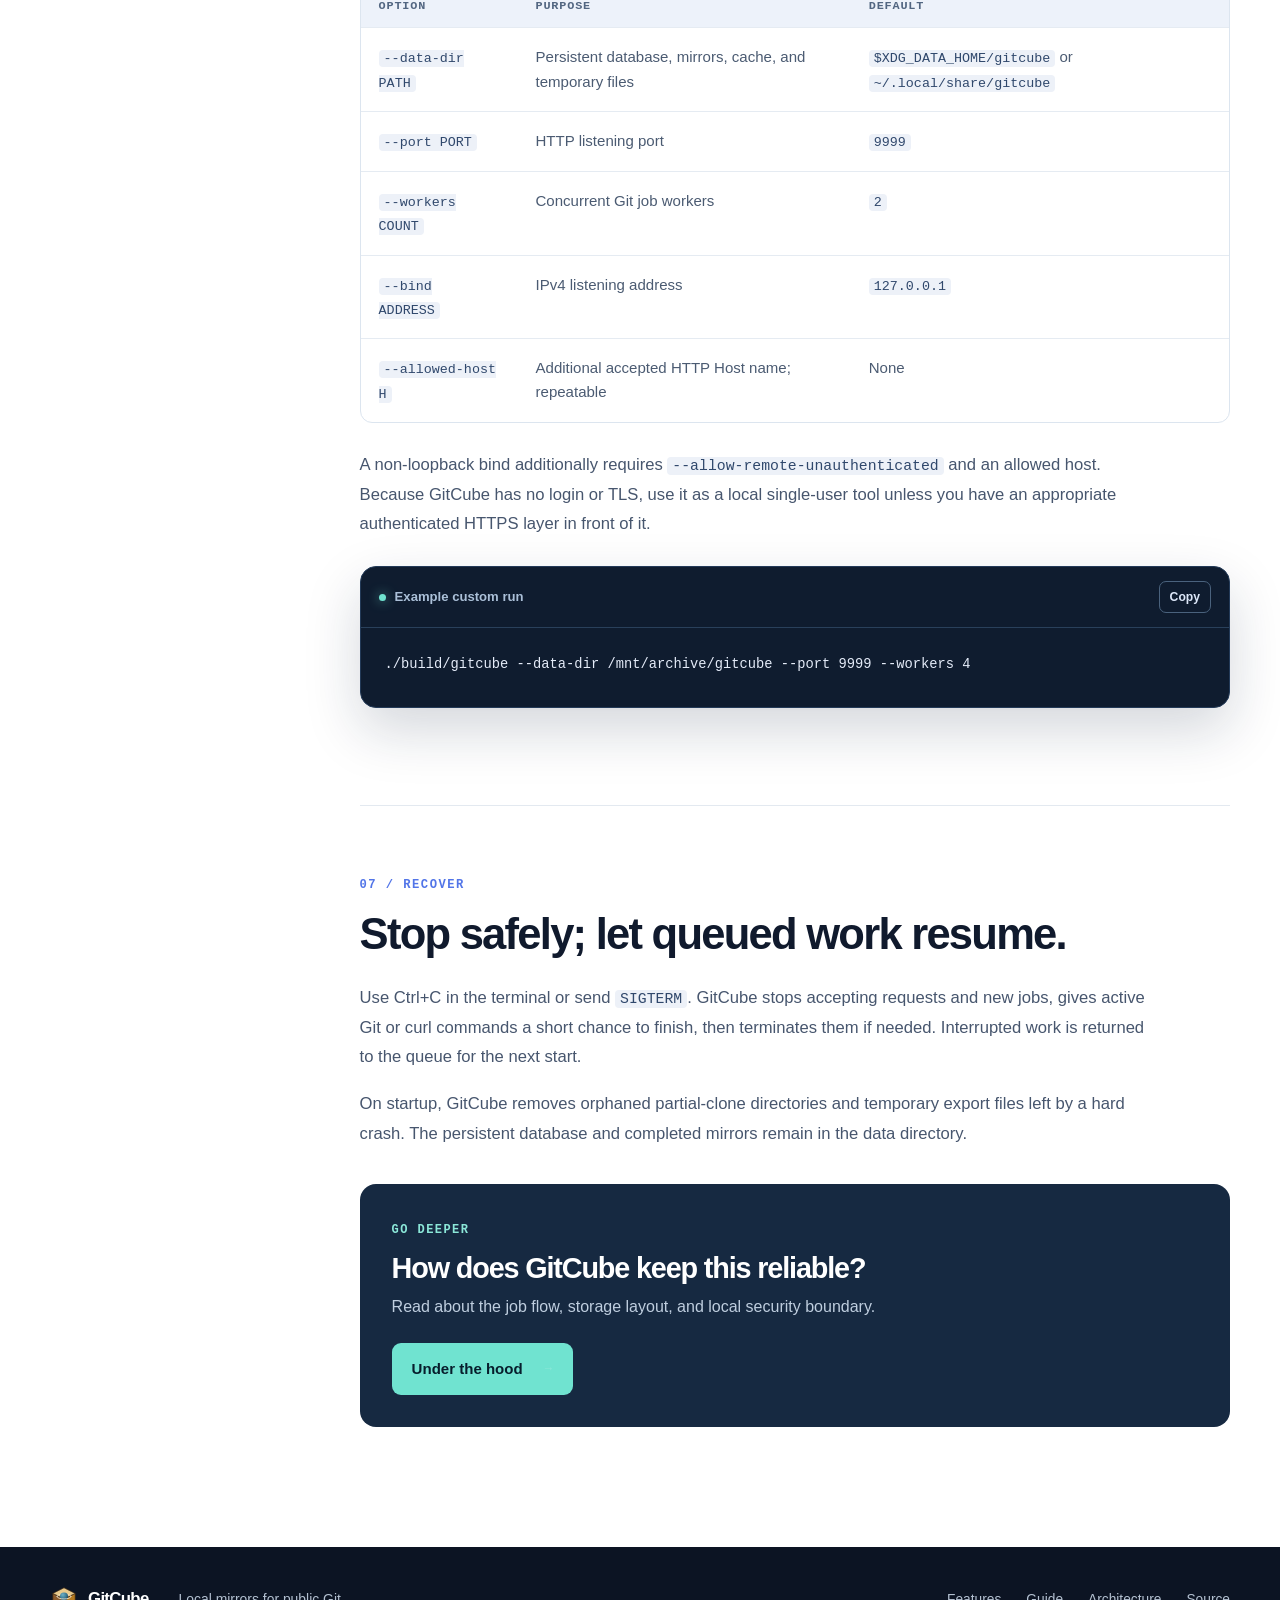
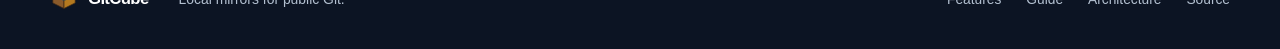
<file: web/guide.html>
<!doctype html>
<html lang="en">
<head>
  <meta charset="utf-8">
  <meta name="viewport" content="width=device-width, initial-scale=1">
  <meta name="theme-color" content="#0c1423">
  <meta name="description" content="Build and run GitCube, add public repositories, browse mirrors, manage background jobs, and install the systemd user service.">
  <title>User guide — GitCube</title>
  <link rel="icon" type="image/svg+xml" href="./favicon.svg">
  <link rel="stylesheet" href="./styles.css">
  <script src="./script.js" defer></script>
</head>
<body>
  <a class="skip-link" href="#main">Skip to content</a>
  <header class="site-header"><div class="shell header-inner">
  <a class="brand" href="./index.html" aria-label="GitCube home"><img src="./favicon.svg" alt="" width="36" height="36"><span>GitCube</span></a>
  <button class="menu-toggle" type="button" aria-expanded="false" aria-controls="site-nav" aria-label="Open menu"><span></span><span></span><span></span></button>
  <nav class="site-nav" id="site-nav" aria-label="Main navigation">
    <a href="./index.html">Overview</a><a href="./features.html">Features</a><a href="./guide.html" aria-current="page">User guide</a><a href="./architecture.html">Under the hood</a><a class="nav-github" href="https://github.com/robertvokac/git-cube" target="_blank" rel="noopener noreferrer">GitHub <span aria-hidden="true">↗</span></a>
  </nav>
</div></header>
  <main id="main"><section class="page-hero">
  <div class="shell page-hero-inner">
    <p class="eyebrow"><span class="eyebrow-mark"></span> USER GUIDE</p>
    <h1>From a clean build to your first mirror.</h1>
    <p>Install GitCube on a Linux machine, add public repositories, and use the local dashboard to keep them organized. Start with a local build, then decide whether to keep it running as a user service.</p>
    <div class="page-hero-actions"><a class="button button-primary" href="#build">Build and run <span aria-hidden="true">↓</span></a><a class="button button-secondary" href="#first-repository">First repository <span aria-hidden="true">↓</span></a></div>
  </div>
</section>
<div class="shell article-layout">
  <nav class="page-toc" aria-label="On this page">
    <span>ON THIS PAGE</span>
    <a href="#requirements">Requirements</a>
    <a href="#build">Build and run</a>
    <a href="#first-repository">Add repositories</a>
    <a href="#daily-use">Daily use</a>
    <a href="#service">Install as a service</a>
    <a href="#options">Command-line options</a>
    <a href="#shutdown">Shutdown and recovery</a>
  </nav>
  <div class="article-content">
    <section class="article-section" id="requirements" aria-labelledby="requirements-title">
      <p class="section-kicker">01 / PREPARE</p>
      <h2 id="requirements-title">Start on Linux with a small dependency set.</h2>
      <p>The current release is developed for Debian 13 and Linux/POSIX. It needs a C++20 compiler, CMake, Git, curl, zip, and SQLite development headers. There is no Node.js build step and no web framework to install.</p>
      <div class="code-panel"><div class="code-header"><span><span class="terminal-dot"></span> Dependencies · Debian 13</span><button class="copy-button" type="button" data-copy-target="deps-code" aria-live="polite">Copy</button></div><pre id="deps-code"><code>sudo apt install build-essential cmake git curl zip libsqlite3-dev</code></pre></div>
      <p>Clone the project repository or open an existing checkout before running the build commands. GitCube creates its persistent data directory on first run.</p>
    </section>

    <section class="article-section" id="build" aria-labelledby="build-title">
      <p class="section-kicker">02 / RUN</p>
      <h2 id="build-title">Build, test, and open the local server.</h2>
      <p>Configure a Release build, compile it, run the test suite, and start the executable:</p>
      <div class="code-panel"><div class="code-header"><span><span class="terminal-dot"></span> Build and test</span><button class="copy-button" type="button" data-copy-target="build-code" aria-live="polite">Copy</button></div><pre id="build-code"><code>cmake -S . -B build -DCMAKE_BUILD_TYPE=Release
cmake --build build --parallel 2
ctest --test-dir build --output-on-failure
./build/gitcube</code></pre></div>
      <p>Open <a class="inline-link" href="http://127.0.0.1:9999" target="_blank" rel="noopener noreferrer">http://127.0.0.1:9999</a> on the same machine. GitCube binds to <code>127.0.0.1</code> by default and uses port <code>9999</code>.</p>
      <div class="callout"><strong>Where does the collection live?</strong><p>By default, persistent data is stored under <code>$XDG_DATA_HOME/gitcube</code>, or <code>~/.local/share/gitcube</code> when <code>XDG_DATA_HOME</code> is unset. Use <code>--data-dir</code> to choose another location. GitCube locks the data directory so two instances cannot modify the same queue and mirrors at once.</p></div>
    </section>

    <section class="article-section" id="first-repository" aria-labelledby="first-repository-title">
      <p class="section-kicker">03 / ADD</p>
      <h2 id="first-repository-title">Bring repositories into your collection.</h2>
      <ol class="instruction-list">
        <li><strong>Open Add repository.</strong><span>Paste a public HTTP(S) Git URL, one per line. You can submit up to 500 non-empty lines at once.</span></li>
        <li><strong>Check before adding, if useful.</strong><span>The Check a repository field finds an existing entry without leaving the page.</span></li>
        <li><strong>Watch the jobs.</strong><span>Each new mirror is queued for cloning. A bare GitHub account URL imports its public repositories through a separate account job.</span></li>
      </ol>
      <div class="example-box"><span>ONE REPOSITORY</span><code>https://github.com/openeggbert/cna</code><span>ALL PUBLIC REPOSITORIES IN AN ACCOUNT</span><code>https://github.com/openeggbert</code></div>
      <p>If a submitted repository is already known, GitCube skips it. SSH URLs, embedded credentials, and non-HTTP(S) schemes are rejected. GitHub URL variants are normalized so simple spelling differences do not create duplicate entries.</p>
      <a class="text-link" href="./features.html#mirroring">More about imports and mirrors <span aria-hidden="true">→</span></a>
    </section>

    <section class="article-section" id="daily-use" aria-labelledby="daily-use-title">
      <p class="section-kicker">04 / MANAGE</p>
      <h2 id="daily-use-title">Use the dashboard as a working catalog.</h2>
      <div class="detail-grid">
        <div><h3>Find a repository</h3><p>Search by owner, name, host, or description. Filter by state, GitHub account, Git tag, or importance. The list is paginated at 25 repositories per page.</p></div>
        <div><h3>Update and check</h3><p>Use <strong>Fetch</strong> or <strong>Health</strong> on one repository. From the home page, <strong>Fetch all</strong> and <strong>Check all</strong> queue eligible bulk work.</p></div>
        <div><h3>Pause future work</h3><p>Pause a repository to skip new queued and bulk work. Resume it when ready. Pausing does not stop a child process that is already running.</p></div>
        <div><h3>Set importance</h3><p>Assign 0–3 stars as a personal label. This helps sorting and filtering, but has no effect on scheduling.</p></div>
      </div>
      <p>On a repository page, choose <strong>Files</strong> or <strong>Commits</strong> to browse a branch or tag directly from the bare mirror. The file listing can render a root README; commit pages expose patches and file statistics. The <strong>Export</strong> controls provide either a files-only snapshot or the complete re-clonable mirror.</p>
      <p>GitHub metadata can be refreshed separately. If the public GitHub API is temporarily limited, the metadata job waits while the local mirror remains usable.</p>
    </section>

    <section class="article-section" id="service" aria-labelledby="service-title">
      <p class="section-kicker">05 / INSTALL</p>
      <h2 id="service-title">Run GitCube as a user service.</h2>
      <p>For a user-local installation, choose the final prefix during CMake configuration. The generated systemd user unit uses that configured absolute path.</p>
      <div class="code-panel"><div class="code-header"><span><span class="terminal-dot"></span> Install under your home directory</span><button class="copy-button" type="button" data-copy-target="service-code" aria-live="polite">Copy</button></div><pre id="service-code"><code>cmake -S . -B build-release -DCMAKE_BUILD_TYPE=Release -DCMAKE_INSTALL_PREFIX="$HOME/.local"
cmake --build build-release --parallel 2
cmake --install build-release
systemctl --user daemon-reload
systemctl --user enable --now gitcube.service</code></pre></div>
      <p>This places the binary under <code>~/.local/bin</code>, documentation under <code>~/.local/share/doc/gitcube</code>, and the unit under <code>~/.local/share/systemd/user</code>. Installation alone does not enable or start the service; the last command does that explicitly.</p>
      <p>The example service uses two Git workers and stores data under <code>~/.local/share/gitcube</code>. You can customize its limits and options with a systemd user override.</p>
    </section>

    <section class="article-section" id="options" aria-labelledby="options-title">
      <p class="section-kicker">06 / CONFIGURE</p>
      <h2 id="options-title">Choose the data path, port, and worker count.</h2>
      <div class="table-scroll"><table class="comparison-table"><thead><tr><th>Option</th><th>Purpose</th><th>Default</th></tr></thead><tbody>
        <tr><td><code>--data-dir PATH</code></td><td>Persistent database, mirrors, cache, and temporary files</td><td><code>$XDG_DATA_HOME/gitcube</code> or <code>~/.local/share/gitcube</code></td></tr>
        <tr><td><code>--port PORT</code></td><td>HTTP listening port</td><td><code>9999</code></td></tr>
        <tr><td><code>--workers COUNT</code></td><td>Concurrent Git job workers</td><td><code>2</code></td></tr>
        <tr><td><code>--bind ADDRESS</code></td><td>IPv4 listening address</td><td><code>127.0.0.1</code></td></tr>
        <tr><td><code>--allowed-host H</code></td><td>Additional accepted HTTP Host name; repeatable</td><td>None</td></tr>
      </tbody></table></div>
      <p>A non-loopback bind additionally requires <code>--allow-remote-unauthenticated</code> and an allowed host. Because GitCube has no login or TLS, use it as a local single-user tool unless you have an appropriate authenticated HTTPS layer in front of it.</p>
      <div class="code-panel"><div class="code-header"><span><span class="terminal-dot"></span> Example custom run</span><button class="copy-button" type="button" data-copy-target="options-code" aria-live="polite">Copy</button></div><pre id="options-code"><code>./build/gitcube --data-dir /mnt/archive/gitcube --port 9999 --workers 4</code></pre></div>
    </section>

    <section class="article-section" id="shutdown" aria-labelledby="shutdown-title">
      <p class="section-kicker">07 / RECOVER</p>
      <h2 id="shutdown-title">Stop safely; let queued work resume.</h2>
      <p>Use Ctrl+C in the terminal or send <code>SIGTERM</code>. GitCube stops accepting requests and new jobs, gives active Git or curl commands a short chance to finish, then terminates them if needed. Interrupted work is returned to the queue for the next start.</p>
      <p>On startup, GitCube removes orphaned partial-clone directories and temporary export files left by a hard crash. The persistent database and completed mirrors remain in the data directory.</p>
      <div class="article-next"><span>GO DEEPER</span><h3>How does GitCube keep this reliable?</h3><p>Read about the job flow, storage layout, and local security boundary.</p><a class="button button-primary" href="./architecture.html">Under the hood <span aria-hidden="true">→</span></a></div>
    </section>
  </div>
</div></main>
  <footer class="site-footer"><div class="shell footer-inner">
  <a class="brand footer-brand" href="./index.html"><img src="./favicon.svg" alt="" width="28" height="28"><span>GitCube</span></a>
  <p>Local mirrors for public Git.</p>
  <div class="footer-links"><a href="./features.html">Features</a><a href="./guide.html">Guide</a><a href="./architecture.html">Architecture</a><a href="https://github.com/robertvokac/git-cube" target="_blank" rel="noopener noreferrer">Source</a></div>
</div></footer>
</body>
</html>
</file>
<file: web/styles.css>
:root {
  color-scheme: light;
  --ink: #101a2d;
  --muted: #536078;
  --deep: #0c1423;
  --deep-2: #111d30;
  --line: #dfe5ee;
  --blue: #587aff;
  --aqua: #70e3d0;
  --paper: #ffffff;
  --soft: #f5f7fb;
  --radius: 18px;
}

* { box-sizing: border-box; }
html { scroll-behavior: smooth; scroll-padding-top: 90px; }
body { margin: 0; color: var(--ink); background: var(--paper); font-family: Inter, ui-sans-serif, -apple-system, BlinkMacSystemFont, "Segoe UI", sans-serif; line-height: 1.55; }
a { color: inherit; text-decoration: none; }
button { font: inherit; }
img { display: block; }
h1, h2, h3, p { margin-top: 0; }
h1, h2, h3 { line-height: 1.13; letter-spacing: -0.04em; }
:focus-visible { outline: 3px solid #87e9da; outline-offset: 4px; }
.shell { width: min(100% - 48px, 1180px); margin-inline: auto; }
.skip-link { position: absolute; z-index: 50; top: -100px; left: 20px; padding: 10px 16px; background: white; color: var(--ink); border-radius: 8px; }
.skip-link:focus { top: 12px; }

.site-header { position: relative; z-index: 10; background: var(--deep); border-bottom: 1px solid rgba(255,255,255,.09); }
.header-inner { min-height: 78px; display: flex; align-items: center; justify-content: space-between; gap: 32px; }
.brand { display: inline-flex; align-items: center; gap: 10px; color: white; font-size: 1.25rem; font-weight: 800; letter-spacing: -.04em; white-space: nowrap; }
.brand img { flex: none; }
.site-nav { display: flex; align-items: center; gap: clamp(18px, 3vw, 38px); color: #bdc8da; font-size: .93rem; font-weight: 600; }
.site-nav a { transition: color .2s ease; }
.site-nav a:hover { color: #fff; }
.site-nav .nav-github { color: #fff; display: inline-flex; align-items: center; gap: 8px; padding: 10px 17px; border: 1px solid rgba(255,255,255,.27); border-radius: 9px; }
.site-nav .nav-github:hover { background: rgba(255,255,255,.1); }
.menu-toggle { display: none; }

.hero { position: relative; isolation: isolate; overflow: hidden; min-height: 650px; color: white; background: radial-gradient(ellipse 700px 430px at 84% 42%, #1b355f 0%, transparent 70%), linear-gradient(142deg, #0b1424 0%, #111c30 70%, #0d1728 100%); }
.hero::after { content: ""; position: absolute; z-index: -1; width: 600px; height: 600px; right: -215px; top: -380px; border: 1px solid rgba(134,192,240,.14); border-radius: 50%; box-shadow: 0 0 0 90px rgba(134,192,240,.025), 0 0 0 180px rgba(134,192,240,.02); }
.hero-grid { position: absolute; inset: 0; z-index: -1; opacity: .22; background-image: linear-gradient(rgba(255,255,255,.055) 1px, transparent 1px), linear-gradient(90deg, rgba(255,255,255,.055) 1px, transparent 1px); background-size: 62px 62px; mask-image: linear-gradient(to right, transparent 10%, black 80%); }
.hero-layout { display: grid; grid-template-columns: minmax(0, .95fr) minmax(0, 1.05fr); align-items: center; gap: 44px; padding-block: 93px 106px; }
.hero-copy { position: relative; z-index: 2; max-width: 570px; }
.eyebrow, .section-kicker, .preview-overline, .feature-number { font-family: ui-monospace, SFMono-Regular, Menlo, Consolas, monospace; font-weight: 700; letter-spacing: .12em; }
.eyebrow { display: flex; align-items: center; gap: 12px; margin-bottom: 28px; color: #a7d8dd; text-transform: uppercase; font-size: .77rem; }
.eyebrow-mark { width: 18px; height: 18px; border: 4px solid var(--aqua); border-radius: 4px; transform: rotate(-12deg); box-shadow: 0 0 20px rgba(112,227,208,.35); }
.hero h1 { max-width: 660px; margin-bottom: 25px; font-size: clamp(3.2rem, 5.1vw, 5.35rem); font-weight: 800; letter-spacing: -.065em; }
.hero h1 em { color: var(--aqua); font-style: normal; }
.hero-lead { max-width: 520px; margin-bottom: 34px; color: #c2cede; font-size: clamp(1.08rem, 1.5vw, 1.22rem); line-height: 1.7; }
.hero-actions { display: flex; flex-wrap: wrap; gap: 13px; }
.button { min-height: 52px; display: inline-flex; align-items: center; justify-content: center; gap: 22px; padding: 12px 20px; border-radius: 9px; font-size: .94rem; font-weight: 750; transition: transform .2s ease, background-color .2s ease, border-color .2s ease; }
.button:hover { transform: translateY(-2px); }
.button-primary { color: #071e2c; background: var(--aqua); }
.button-primary:hover { background: #92f1e3; }
.button-secondary { color: #fff; border: 1px solid #54657c; }
.button-secondary:hover { border-color: #afc1d6; background: rgba(255,255,255,.07); }
.hero-footnote { margin: 24px 0 0; color: #93a3bb; font-size: .86rem; letter-spacing: .025em; }

.showcase-wrap { position: relative; padding: 34px 0 20px; }
.showcase-note { display: inline-flex; align-items: center; gap: 8px; margin: 0 0 14px 24px; color: #afbed3; font-size: .75rem; letter-spacing: .03em; }
.note-dot, .terminal-dot { display: inline-block; width: 7px; height: 7px; border-radius: 50%; background: var(--aqua); box-shadow: 0 0 12px rgba(112,227,208,.7); }
.showcase { overflow: hidden; background: #f9fbff; color: #1d293d; border: 1px solid rgba(255,255,255,.5); border-radius: 16px; box-shadow: 0 34px 70px rgba(0,0,0,.35), 0 0 0 13px rgba(255,255,255,.035); transform: rotate(-2deg); }
.showcase-topbar { display: flex; align-items: center; gap: 25px; min-height: 57px; padding: 0 20px; border-bottom: 1px solid #e6eaf1; background: #fff; color: #647187; font-size: .72rem; font-weight: 700; }
.showcase-brand { display: inline-flex; align-items: center; gap: 6px; margin-right: auto; color: #1b2737; font-size: .94rem; font-weight: 800; letter-spacing: -.04em; }
.showcase-avatar { display: grid; place-items: center; width: 27px; height: 27px; border-radius: 8px; background: #e7eeff; color: #4167dc; font-size: .63rem; }
.showcase-body { padding: 29px 26px 20px; }
.showcase-heading { display: flex; justify-content: space-between; align-items: end; gap: 10px; }
.preview-overline { color: #6b7c94; font-size: .61rem; }
.showcase-heading h2 { margin: 4px 0 0; font-size: 1.55rem; letter-spacing: -.05em; }
.preview-add { padding: 9px 12px; white-space: nowrap; background: #456cef; color: white; border-radius: 6px; font-size: .7rem; font-weight: 700; }
.preview-search { display: flex; align-items: center; gap: 8px; margin: 22px 0 13px; padding: 8px 12px; border: 1px solid #e0e6ee; border-radius: 7px; color: #8090a4; background: white; font-size: 1.15rem; line-height: 1; }
.preview-search span { font-size: .73rem; }
.preview-list { border: 1px solid #e2e8f0; border-radius: 8px; background: white; }
.preview-repo { display: flex; align-items: center; gap: 12px; min-height: 73px; padding: 11px 13px; }
.preview-repo + .preview-repo { border-top: 1px solid #edf0f5; }
.repo-symbol { display: grid; place-items: center; flex: none; width: 35px; height: 35px; border: 1px solid #dce6fa; border-radius: 7px; background: #eff4ff; color: #5d7be0; font-size: 1.1rem; }
.repo-info { display: flex; flex: 1; flex-direction: column; min-width: 0; line-height: 1.45; }
.repo-info strong { overflow: hidden; color: #25334b; font-size: .78rem; text-overflow: ellipsis; white-space: nowrap; }
.repo-info small { color: #8a98aa; font-size: .68rem; }
.status { display: inline-flex; align-items: center; gap: 5px; padding: 5px 8px; border-radius: 99px; font-size: .64rem; font-weight: 750; white-space: nowrap; }
.status i, .preview-footer i { width: 6px; height: 6px; border-radius: 50%; background: currentColor; }
.status-ready { background: #e8f7f0; color: #22895f; }
.status-active { background: #eaf0ff; color: #456cda; }
.preview-footer { display: flex; justify-content: space-between; margin-top: 17px; color: #8b9aab; font-size: .65rem; }
.preview-footer span:first-child { display: inline-flex; align-items: center; gap: 5px; color: #319171; }
.floating-card { position: absolute; right: -30px; bottom: -13px; display: flex; align-items: center; gap: 10px; padding: 12px 17px; border: 1px solid rgba(188,214,230,.28); border-radius: 12px; background: #172a3f; box-shadow: 0 20px 45px rgba(0,0,0,.25); transform: rotate(2deg); }
.floating-icon { display: grid; place-items: center; width: 32px; height: 32px; border-radius: 50%; background: #164a49; color: var(--aqua); font-weight: 800; }
.floating-card strong, .floating-card small { display: block; }
.floating-card strong { font-size: .73rem; }
.floating-card small { color: #a8bac9; font-size: .61rem; }

.value-strip { border-bottom: 1px solid var(--line); background: #f8faff; }
.value-items { display: grid; grid-template-columns: repeat(3, 1fr); gap: 25px; padding-block: 29px; }
.value-items p { display: flex; align-items: center; gap: 15px; margin: 0; color: #3a4861; font-size: .94rem; font-weight: 700; }
.value-items p + p { border-left: 1px solid #dce3ef; padding-left: 43px; }
.value-icon { display: grid; place-items: center; flex: none; width: 35px; height: 35px; color: #5276e4; background: #e6edff; border-radius: 10px; font-size: 1.3rem; line-height: 1; }

.section { padding-block: 102px 112px; }
.section-kicker { margin-bottom: 15px; color: #5275e8; font-size: .76rem; }
.section-intro { max-width: 690px; margin-bottom: 43px; }
.section-intro h2, .workflow-heading h2, .quick-start-copy h2, .boundary-inner h2 { margin-bottom: 19px; font-size: clamp(2.35rem, 4vw, 3.65rem); font-weight: 800; }
.section-intro > p:last-child, .workflow-heading > p:last-child, .quick-start-copy > p:not(.section-kicker) { color: var(--muted); font-size: 1.08rem; line-height: 1.7; }
.feature-grid { display: grid; grid-template-columns: repeat(3, minmax(0, 1fr)); gap: 18px; }
.feature-card { display: flex; flex-direction: column; min-height: 335px; padding: 28px; border: 1px solid #e3e8f0; border-radius: var(--radius); background: #fff; box-shadow: 0 12px 34px rgba(19,37,69,.035); transition: transform .25s ease, box-shadow .25s ease; }
.feature-card:hover { transform: translateY(-4px); box-shadow: 0 18px 44px rgba(19,37,69,.09); }
.feature-number { color: #6980a8; font-size: .72rem; }
.feature-icon { display: grid; place-items: center; width: 54px; height: 54px; margin: 30px 0 26px; border-radius: 14px; color: #4269d6; background: #edf2ff; font-size: 2rem; line-height: 1; }
.feature-card h3 { margin-bottom: 12px; font-size: 1.43rem; }
.feature-card p { margin-bottom: 0; color: var(--muted); font-size: .98rem; line-height: 1.7; }

.workflow-section { padding-block: 94px; background: #f1f5fb; }
.workflow-layout { display: grid; grid-template-columns: minmax(0, .88fr) minmax(0, 1.12fr); gap: clamp(48px, 8vw, 125px); align-items: start; }
.workflow-heading { max-width: 430px; }
.workflow-list { margin: 0; padding: 0; list-style: none; }
.workflow-list li { display: grid; grid-template-columns: 53px 1fr; gap: 20px; position: relative; padding: 0 0 32px; }
.workflow-list li:not(:last-child)::after { content: ""; position: absolute; left: 22px; top: 51px; bottom: 6px; border-left: 1px dashed #b6c7df; }
.workflow-list li:last-child { padding-bottom: 0; }
.step-number { display: grid; place-items: center; width: 46px; height: 46px; border: 1px solid #d2dff3; border-radius: 12px; color: #4168da; background: white; font-family: ui-monospace, SFMono-Regular, Menlo, Consolas, monospace; font-size: .94rem; font-weight: 800; }
.workflow-list h3 { margin: 1px 0 7px; font-size: 1.27rem; }
.workflow-list p { max-width: 460px; margin: 0; color: var(--muted); line-height: 1.65; }

.quick-start-layout { display: grid; grid-template-columns: minmax(0, .84fr) minmax(0, 1.16fr); gap: clamp(45px, 7vw, 95px); align-items: center; }
.quick-start-copy { max-width: 425px; }
.quick-start-copy code { padding: 1px 5px; border-radius: 4px; background: #edf1f8; color: #30486c; font-size: .91em; }
.text-link { display: inline-flex; align-items: center; gap: 8px; margin-top: 10px; color: #365fd5; font-weight: 750; border-bottom: 1px solid #8da9fb; }
.text-link:hover { color: #173fac; }
.code-panel { min-width: 0; overflow: hidden; border: 1px solid #233a58; border-radius: 16px; background: #0f1c2f; color: #e4ebf8; box-shadow: 0 22px 55px rgba(14,32,62,.18); }
.code-header { display: flex; align-items: center; justify-content: space-between; gap: 12px; padding: 14px 18px; border-bottom: 1px solid #29405b; color: #abc0d8; font-size: .82rem; font-weight: 700; }
.code-header > span { display: inline-flex; align-items: center; gap: 9px; }
.copy-button { min-height: 32px; padding: 4px 10px; border: 1px solid #4a627d; border-radius: 7px; color: #dce7f8; background: transparent; cursor: pointer; font-size: .76rem; font-weight: 700; }
.copy-button:hover { background: #263b56; }
.code-panel pre { margin: 0; padding: 25px 24px 30px; overflow-x: auto; font: .86rem/1.9 ui-monospace, SFMono-Regular, Menlo, Consolas, monospace; tab-size: 2; }
.code-comment { color: #83a3bd; }

.boundary-section { padding-block: 49px; background: #eaf0fc; }
.boundary-inner { display: flex; align-items: center; justify-content: space-between; gap: 70px; }
.boundary-inner .section-kicker { margin-bottom: 5px; }
.boundary-inner h2 { margin-bottom: 0; font-size: clamp(2rem, 3vw, 2.8rem); }
.boundary-inner > p { max-width: 590px; margin: 0; color: #40516e; line-height: 1.7; }

.site-footer { background: var(--deep); color: #b3c0d0; }
.footer-inner { display: flex; align-items: center; gap: 30px; min-height: 105px; }
.footer-brand { font-size: 1.05rem; }
.footer-inner p { margin: 0 auto 0 0; font-size: .87rem; }
.footer-links { display: flex; gap: 25px; font-size: .86rem; }
.footer-links a:hover { color: white; }

@media (max-width: 1050px) {
  .hero-layout { gap: 22px; }
  .hero h1 { font-size: clamp(3.1rem, 5vw, 4.35rem); }
  .showcase-body { padding: 22px 18px 17px; }
  .floating-card { right: -9px; }
  .value-items p + p { padding-left: 20px; }
}
@media (max-width: 760px) {
  html { scroll-padding-top: 70px; }
  .shell { width: min(100% - 36px, 620px); }
  .header-inner { min-height: 68px; }
  .menu-toggle { display: flex; flex-direction: column; justify-content: center; gap: 5px; width: 40px; height: 40px; padding: 8px; border: 1px solid #47566c; border-radius: 8px; background: transparent; cursor: pointer; }
  .menu-toggle span { width: 100%; height: 2px; border-radius: 2px; background: white; }
  .site-nav { display: none; position: absolute; top: 68px; left: 0; right: 0; flex-direction: column; align-items: stretch; gap: 0; padding: 12px 18px 20px; border-top: 1px solid #314053; background: var(--deep); box-shadow: 0 15px 28px rgba(0,0,0,.2); }
  .site-nav.is-open { display: flex; }
  .site-nav a, .site-nav .nav-github { display: block; padding: 12px 9px; border: 0; }
  .hero-layout { grid-template-columns: 1fr; gap: 30px; padding-block: 68px 85px; }
  .hero h1 { max-width: 590px; font-size: clamp(3rem, 9vw, 4.6rem); }
  .showcase-wrap { max-width: 600px; margin-inline: auto; padding-right: 10px; }
  .showcase { transform: rotate(-1deg); }
  .floating-card { right: 1px; }
  .value-items { grid-template-columns: 1fr; gap: 15px; padding-block: 24px; }
  .value-items p + p { padding-left: 0; border-left: 0; }
  .section { padding-block: 75px; }
  .feature-grid { grid-template-columns: 1fr; }
  .feature-card { min-height: 0; }
  .feature-icon { margin: 20px 0; }
  .workflow-layout, .quick-start-layout { grid-template-columns: 1fr; gap: 32px; }
  .workflow-section { padding-block: 75px; }
  .boundary-inner { align-items: start; flex-direction: column; gap: 14px; }
  .footer-inner { flex-wrap: wrap; gap: 14px 20px; padding-block: 30px; }
  .footer-inner p { flex: 1; }
  .footer-links { flex-basis: 100%; }
}
@media (max-width: 440px) {
  .shell { width: min(100% - 30px, 620px); }
  .hero-layout { padding-top: 55px; }
  .hero h1 { font-size: clamp(2.7rem, 12vw, 3.4rem); }
  .eyebrow { font-size: .66rem; }
  .button { flex: 1 1 100%; }
  .showcase-wrap { padding-right: 0; }
  .showcase-topbar { gap: 11px; padding-inline: 11px; }
  .showcase-toplink { font-size: .63rem; }
  .showcase-body { padding: 18px 11px 16px; }
  .showcase-heading h2 { font-size: 1.28rem; }
  .preview-add { padding: 7px; font-size: .61rem; }
  .preview-repo { gap: 7px; padding-inline: 8px; }
  .repo-symbol { width: 29px; height: 29px; }
  .repo-info strong { font-size: .66rem; }
  .repo-info small { font-size: .6rem; }
  .status { padding: 4px 6px; font-size: .58rem; }
  .floating-card { right: -2px; bottom: -28px; }
  .floating-card small { display: none; }
  .code-panel pre { padding: 20px 16px 25px; font-size: .78rem; }
}
@media (prefers-reduced-motion: reduce) {
  html { scroll-behavior: auto; }
  *, *::before, *::after { transition-duration: .01ms !important; animation-duration: .01ms !important; }
}
.site-nav a[aria-current="page"] { color: #fff; }
.site-nav a[aria-current="page"]:not(.nav-github) { position: relative; }
.site-nav a[aria-current="page"]:not(.nav-github)::after { content: ""; position: absolute; left: 0; right: 0; bottom: -29px; height: 2px; background: var(--aqua); }
.card-link { display: inline-flex; align-items: center; gap: 8px; width: fit-content; margin-top: auto; padding-top: 21px; color: #365fd5; font-size: .91rem; font-weight: 750; }
.card-link:hover { color: #163fae; }
.deep-overview { background: #fbfcff; }
.overview-grid { display: grid; grid-template-columns: repeat(3, minmax(0, 1fr)); gap: 20px; }
.overview-panel { padding: 30px; border: 1px solid #e1e8f1; border-radius: 16px; background: #fff; }
.panel-label { display: block; margin-bottom: 25px; color: #5574a8; font: 700 .75rem ui-monospace, SFMono-Regular, Menlo, Consolas, monospace; letter-spacing: .12em; }
.overview-panel h3 { margin-bottom: 15px; font-size: 1.45rem; }
.overview-panel p { margin-bottom: 13px; color: var(--muted); font-size: .98rem; line-height: 1.75; }
.overview-panel .text-link { font-size: .9rem; }
.state-section { padding-block: 93px; color: #fff; background: #142339; }
.state-layout { display: grid; grid-template-columns: minmax(0, 1fr) minmax(0, .95fr); align-items: center; gap: clamp(50px, 9vw, 130px); }
.state-layout h2 { max-width: 550px; margin-bottom: 22px; font-size: clamp(2.35rem, 4vw, 3.65rem); }
.state-layout p:not(.section-kicker) { max-width: 555px; color: #c6d0df; font-size: 1.02rem; line-height: 1.75; }
.state-layout .text-link { color: var(--aqua); border-color: var(--aqua); }
.state-flow { display: grid; gap: 12px; }
.state-flow > div { display: grid; grid-template-columns: 45px 1fr; align-items: center; gap: 0 14px; padding: 15px 20px; border: 1px solid #3a526f; border-radius: 11px; background: #1a2d47; }
.state-flow > div span { grid-row: span 2; color: var(--aqua); font: 800 1rem ui-monospace, SFMono-Regular, Menlo, Consolas, monospace; }
.state-flow strong { font-size: 1.06rem; }
.state-flow small { color: #a9bbd1; font-size: .82rem; }
.state-flow > p { margin: 7px 0 0; padding-left: 20px; border-left: 2px solid var(--aqua); font-size: .87rem !important; }
.boundary-copy { max-width: 590px; }
.boundary-copy p { margin-bottom: 10px; color: #40516e; line-height: 1.7; }

.page-hero { position: relative; overflow: hidden; color: #fff; background: radial-gradient(ellipse 680px 340px at 86% 50%, #204064 0%, transparent 72%), #0c1423; }
.page-hero::after { content: ""; position: absolute; width: 460px; height: 460px; top: -260px; right: -100px; border: 1px solid rgba(112,227,208,.13); border-radius: 50%; box-shadow: 0 0 0 85px rgba(112,227,208,.025), 0 0 0 170px rgba(112,227,208,.02); pointer-events: none; }
.page-hero-inner { position: relative; z-index: 1; padding-block: 82px 92px; }
.page-hero .eyebrow { margin-bottom: 23px; }
.page-hero h1 { max-width: 910px; margin-bottom: 22px; font-size: clamp(3rem, 5.5vw, 5rem); }
.page-hero p:not(.eyebrow) { max-width: 760px; color: #c6d4e6; font-size: 1.16rem; line-height: 1.7; }
.page-hero-actions { display: flex; flex-wrap: wrap; gap: 13px; margin-top: 30px; }
.article-layout { display: grid; grid-template-columns: 220px minmax(0, 1fr); align-items: start; gap: clamp(48px, 7vw, 100px); padding-block: 73px 120px; }
.page-toc { display: flex; position: sticky; top: 30px; flex-direction: column; gap: 2px; padding: 17px 0 18px 17px; border-left: 1px solid #dce5ef; }
.page-toc span { margin-bottom: 14px; color: #7c8ba2; font: 700 .72rem ui-monospace, SFMono-Regular, Menlo, Consolas, monospace; letter-spacing: .13em; }
.page-toc a { padding: 7px 10px; border-radius: 7px; color: #52617a; font-size: .88rem; font-weight: 650; }
.page-toc a:hover { color: #315bd2; background: #edf2fd; }
.article-content { min-width: 0; }
.article-section { margin-bottom: 70px; padding-bottom: 70px; border-bottom: 1px solid #e3e9f0; }
.article-section:last-child { margin-bottom: 0; padding-bottom: 0; border-bottom: 0; }
.article-section h2 { max-width: 750px; margin-bottom: 24px; font-size: clamp(2.2rem, 3.4vw, 3.2rem); }
.article-section h3 { font-size: 1.34rem; }
.article-section > p:not(.section-kicker), .article-section > ol, .article-section > ul { max-width: 800px; color: #47566e; font-size: 1.04rem; line-height: 1.78; }
.article-section > p + p { margin-top: 17px; }
.article-section code, .overview-panel code { padding: 1px 5px; border-radius: 4px; background: #edf1f8; color: #30486c; font-size: .89em; }
.article-section .code-panel { margin-block: 27px; }
.article-section .code-panel code { padding: 0; border-radius: 0; color: inherit; background: none; font-size: inherit; }
.article-section .code-panel pre { line-height: 1.75; }
.article-section a.inline-link { color: #315fdc; text-decoration: underline; text-underline-offset: 3px; }
.example-box { display: grid; gap: 6px; margin-block: 28px; padding: 23px 25px; border: 1px solid #dce5f2; border-radius: 12px; background: #f7faff; }
.example-box span { margin-top: 11px; color: #657ca6; font: 700 .73rem ui-monospace, SFMono-Regular, Menlo, Consolas, monospace; letter-spacing: .11em; }
.example-box span:first-child { margin-top: 0; }
.example-box code { width: fit-content; max-width: 100%; overflow-wrap: anywhere; padding: 2px 0; color: #253855; background: none; font-size: .91rem; }
.callout { margin-block: 27px; padding: 22px 25px; border-left: 4px solid #5780ea; border-radius: 0 10px 10px 0; background: #eef3ff; }
.callout strong { display: block; margin-bottom: 5px; color: #1b376b; font-size: 1.02rem; }
.callout p { margin: 0; color: #435776; line-height: 1.72; }
.detail-grid, .limits-grid { display: grid; grid-template-columns: repeat(2, minmax(0, 1fr)); gap: 15px; margin-block: 28px; }
.detail-grid > div, .limits-grid > div { padding: 22px 24px; border: 1px solid #dfe7f0; border-radius: 12px; background: #fbfcff; }
.detail-grid h3, .limits-grid h3 { margin-bottom: 10px; font-size: 1.15rem; }
.detail-grid p, .limits-grid p { margin: 0; color: #52617a; font-size: .96rem; line-height: 1.67; }
.table-scroll { max-width: 100%; overflow-x: auto; margin-block: 27px; border: 1px solid #dce5ef; border-radius: 12px; }
.comparison-table { width: 100%; min-width: 620px; border-collapse: collapse; text-align: left; }
.comparison-table th { padding: 14px 18px; color: #526681; background: #edf2fa; font: 700 .74rem ui-monospace, SFMono-Regular, Menlo, Consolas, monospace; letter-spacing: .07em; text-transform: uppercase; }
.comparison-table td { padding: 17px 18px; border-top: 1px solid #e5ebf2; color: #4b5b72; font-size: .94rem; line-height: 1.6; vertical-align: top; }
.comparison-table td:first-child { color: #21314a; }
.article-next { margin-top: 36px; padding: 32px; border-radius: 16px; color: #fff; background: #162941; }
.article-next span { color: #8be7d8; font: 700 .75rem ui-monospace, SFMono-Regular, Menlo, Consolas, monospace; letter-spacing: .12em; }
.article-next h3 { margin: 11px 0 9px; font-size: 1.8rem; }
.article-next p { max-width: 650px; margin-bottom: 23px; color: #bfcedf; line-height: 1.65; }
.instruction-list { display: grid; gap: 15px; padding-left: 24px; }
.instruction-list li { padding-left: 7px; }
.instruction-list strong, .instruction-list span { display: block; }
.instruction-list strong { color: #203650; }
.instruction-list span { color: #52617a; }
.flow-diagram { display: grid; grid-template-columns: repeat(5, minmax(0, 1fr)); gap: 9px; margin-block: 30px; }
.flow-diagram > div { position: relative; min-width: 0; padding: 16px 12px; border: 1px solid #d8e5f4; border-radius: 10px; background: #f4f8fe; }
.flow-diagram > div span, .flow-diagram strong, .flow-diagram small { display: block; }
.flow-diagram > div span { margin-bottom: 18px; color: #5678bc; font: 800 .78rem ui-monospace, SFMono-Regular, Menlo, Consolas, monospace; }
.flow-diagram strong { color: #1b3251; font-size: .9rem; }
.flow-diagram small { margin-top: 4px; color: #708199; font-size: .74rem; line-height: 1.4; }
.check-list { display: grid; gap: 14px; padding-left: 23px; }
.check-list li { padding-left: 4px; }
.check-list strong { color: #203650; }

@media (max-width: 1000px) {
  .overview-grid { grid-template-columns: 1fr; }
  .overview-panel { padding: 25px; }
  .state-layout { gap: 38px; }
  .article-layout { grid-template-columns: 175px minmax(0, 1fr); gap: 38px; }
}
@media (max-width: 760px) {
  .site-nav a[aria-current="page"]:not(.nav-github)::after { display: none; }
  .site-nav a[aria-current="page"] { background: #1a2c45; border-radius: 7px; }
  .state-layout { grid-template-columns: 1fr; }
  .state-section { padding-block: 75px; }
  .page-hero-inner { padding-block: 62px 75px; }
  .article-layout { display: block; padding-block: 37px 80px; }
  .page-toc { position: static; flex-direction: row; flex-wrap: wrap; gap: 4px; margin-bottom: 46px; padding: 0 0 20px; border-left: 0; border-bottom: 1px solid #dce5ef; }
  .page-toc span { flex-basis: 100%; margin-bottom: 6px; }
  .page-toc a { font-size: .84rem; background: #f4f7fc; }
  .article-section { margin-bottom: 52px; padding-bottom: 52px; }
  .flow-diagram { grid-template-columns: repeat(2, minmax(0, 1fr)); }
}
@media (max-width: 500px) {
  .page-hero h1 { font-size: clamp(2.65rem, 11vw, 3.45rem); }
  .page-hero-actions .button { width: 100%; }
  .detail-grid, .limits-grid, .flow-diagram { grid-template-columns: 1fr; }
  .article-section h2 { font-size: 2.1rem; }
  .article-next { padding: 24px; }
  .example-box { padding: 19px; }
}
</file>
